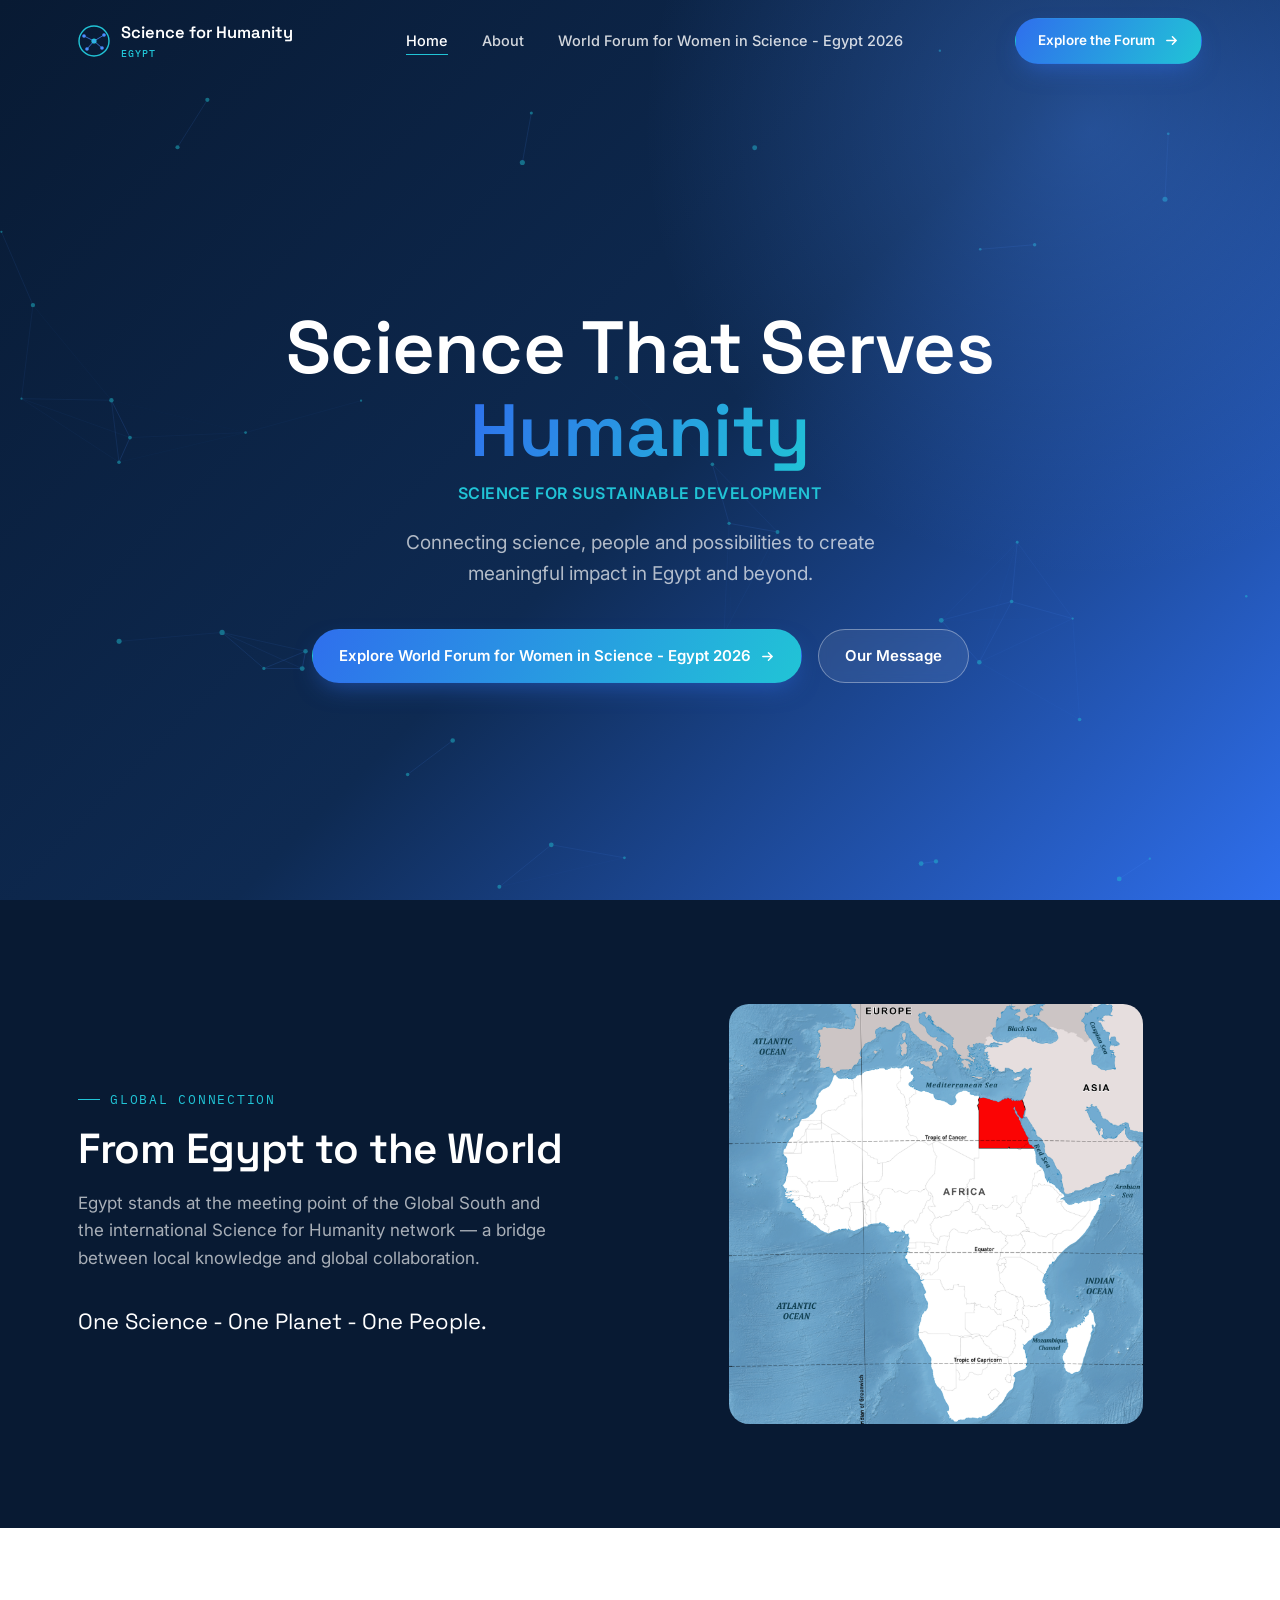
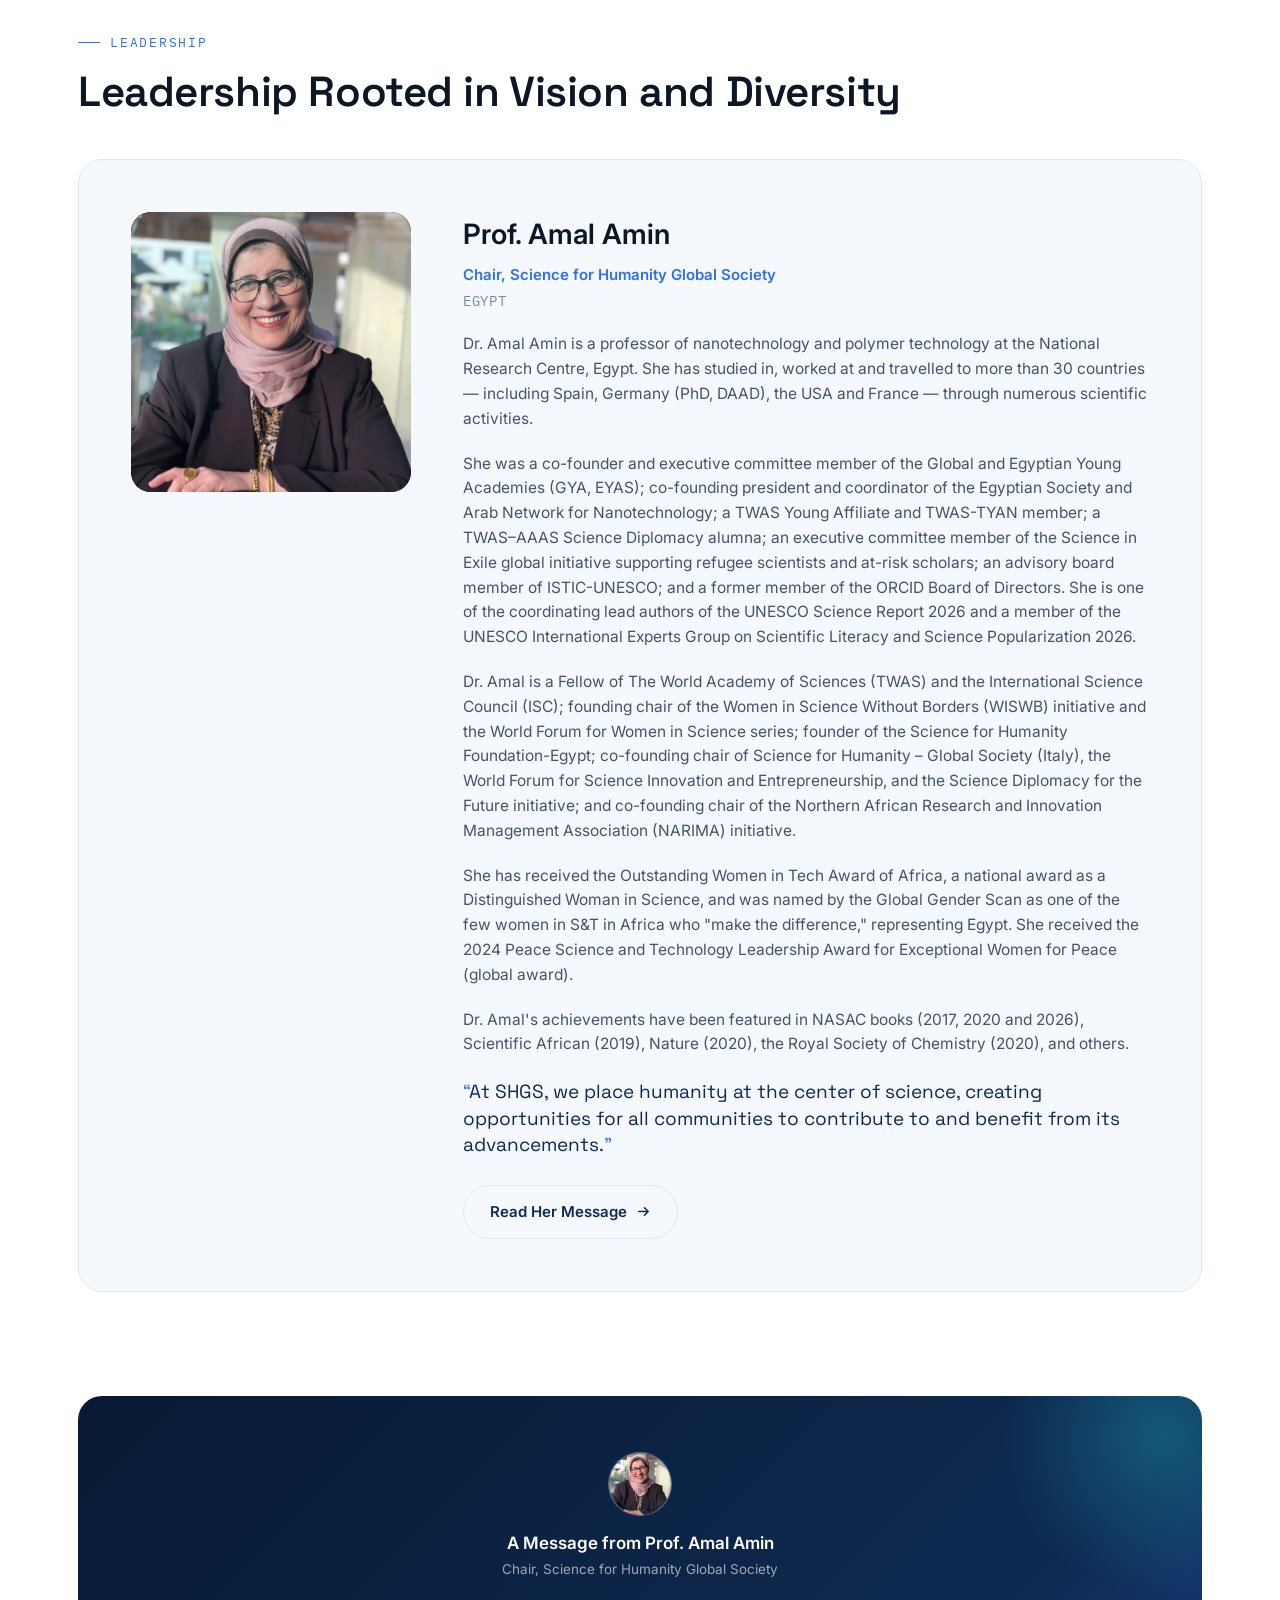
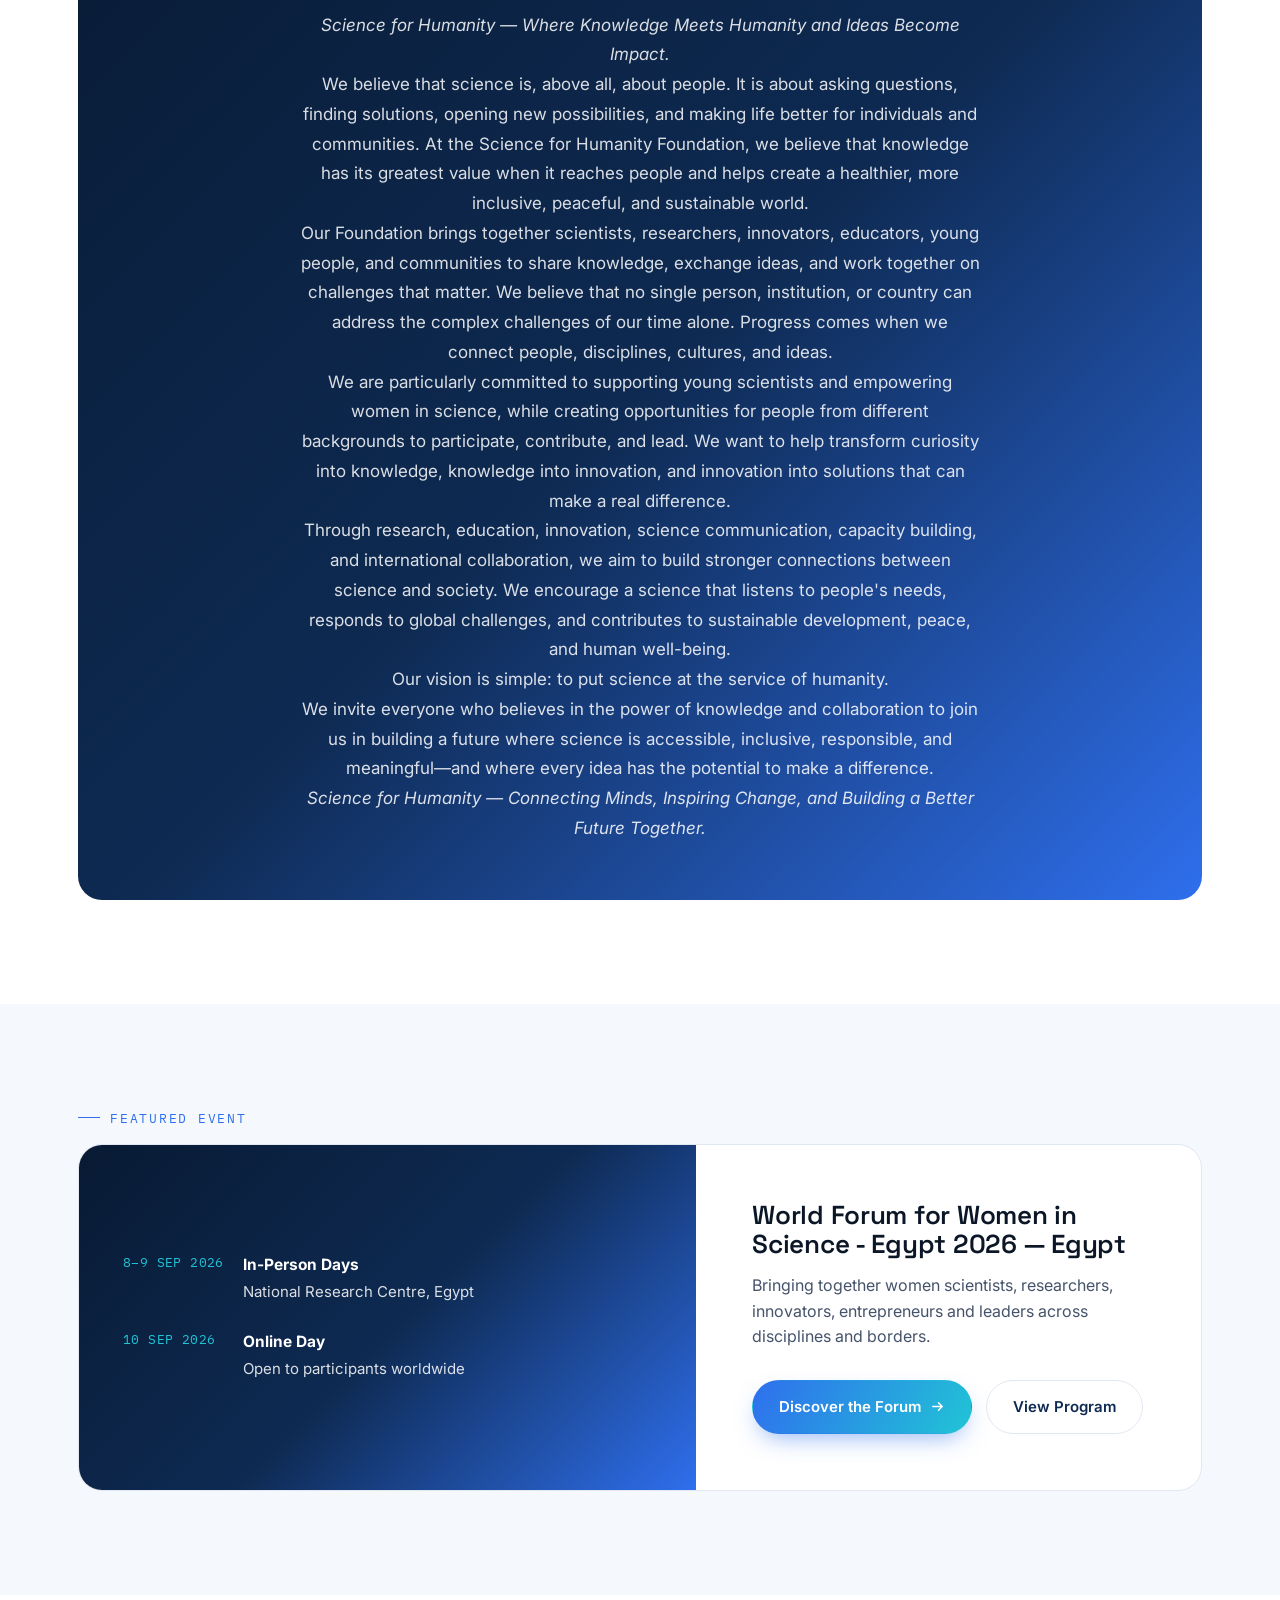
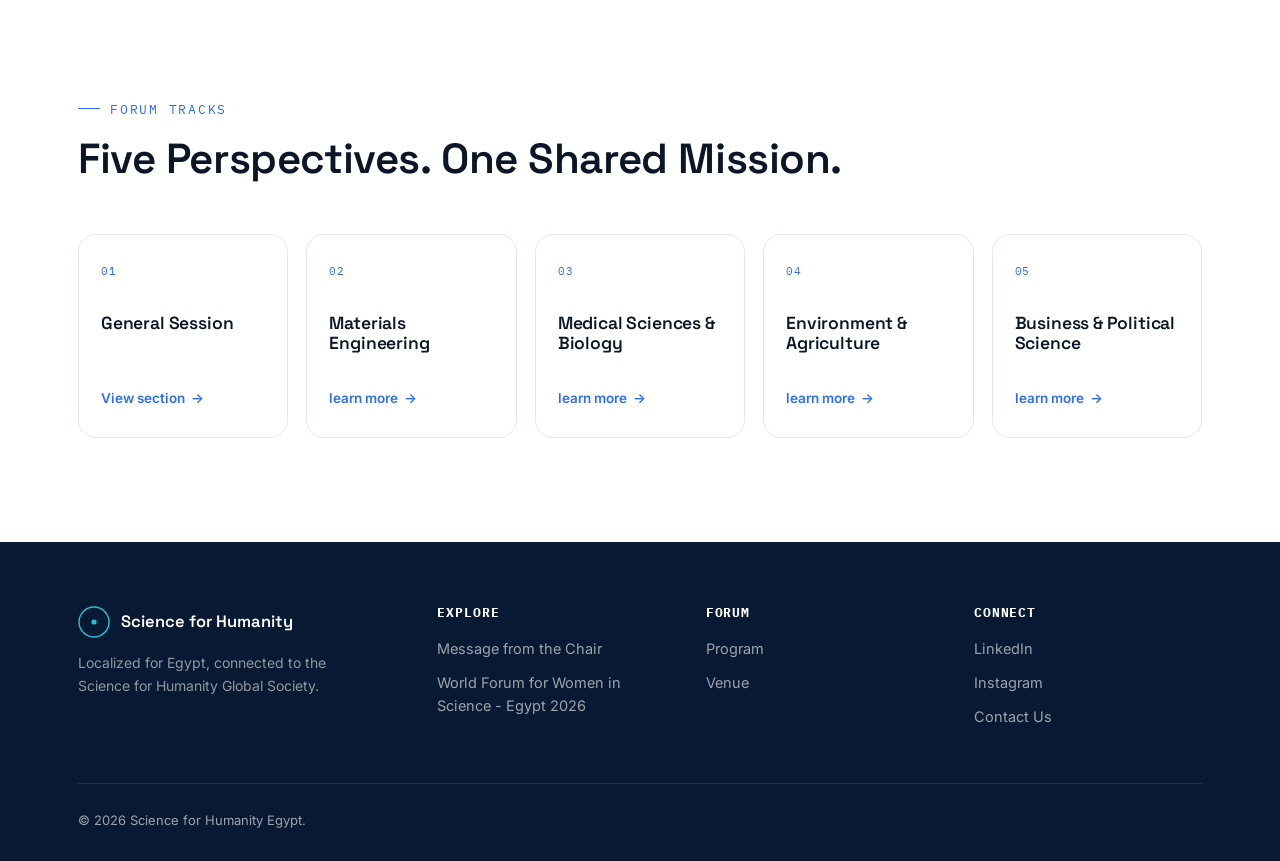
<file: index.html>
<!DOCTYPE html>
<html lang="en">
<head>
<meta charset="UTF-8">
<meta name="viewport" content="width=device-width, initial-scale=1.0">
<title>Science for Humanity — Egypt</title>
<meta name="description" content="Science for Humanity Egypt connects science, people and possibilities to create meaningful impact in Egypt and beyond.">
<link rel="preconnect" href="https://fonts.googleapis.com">
<link rel="preconnect" href="https://fonts.gstatic.com" crossorigin>
<link href="https://fonts.googleapis.com/css2?family=Space+Grotesk:wght@500;600;700&family=Inter:wght@400;500;600;700&family=IBM+Plex+Mono:wght@400;500&display=swap" rel="stylesheet">
<link rel="stylesheet" href="styles.css">
</head>
<body>

<!-- ============ NAV ============ -->
<nav class="site-nav">
  <div class="wrap">
    <a href="index.html" class="brand">
      <svg class="mark" viewBox="0 0 32 32" fill="none" xmlns="http://www.w3.org/2000/svg">
        <circle cx="16" cy="16" r="15" stroke="#21C4D6" stroke-width="1.4"/>
        <circle cx="16" cy="16" r="2.6" fill="#21C4D6"/>
        <circle cx="6" cy="11" r="1.8" fill="#4C8DFF"/>
        <circle cx="26" cy="10" r="1.8" fill="#4C8DFF"/>
        <circle cx="9" cy="24" r="1.8" fill="#4C8DFF"/>
        <circle cx="24" cy="23" r="1.8" fill="#4C8DFF"/>
        <path d="M16 16L6 11M16 16L26 10M16 16L9 24M16 16L24 23" stroke="#4C8DFF" stroke-width="1" opacity="0.7"/>
      </svg>
      <span>Science for Humanity<span class="sub">Egypt</span></span>
    </a>
    <ul class="nav-links">
      <li><a href="index.html" class="current">Home</a></li>
      <li><a href="index.html#message">About</a></li>
      <li><a href="forum.html">World Forum for Women in Science - Egypt 2026</a></li>
    </ul>
    <div class="nav-cta">
      <a href="forum.html" class="btn btn-primary">Explore the Forum
        <svg viewBox="0 0 16 16" fill="none"><path d="M3 8h10M9 4l4 4-4 4" stroke="currentColor" stroke-width="1.6" stroke-linecap="round" stroke-linejoin="round"/></svg>
      </a>
    </div>
    <button class="nav-toggle" aria-label="Toggle menu"><span></span><span></span><span></span></button>
  </div>
</nav>

<!-- ============ HERO ============ -->
<header class="hero">
  <canvas id="network-canvas"></canvas>
  <div class="glow"></div>
  <div class="wrap hero-inner">
    <h1>Science That Serves <span class="accent">Humanity</span></h1>
    <div class="slogan">Science for Sustainable Development</div>
    <p class="tagline">Connecting science, people and possibilities to create meaningful impact in Egypt and beyond.</p>
    <div class="hero-actions">
      <a href="forum.html" class="btn btn-primary">Explore World Forum for Women in Science - Egypt 2026
        <svg viewBox="0 0 16 16" fill="none"><path d="M3 8h10M9 4l4 4-4 4" stroke="currentColor" stroke-width="1.6" stroke-linecap="round" stroke-linejoin="round"/></svg>
      </a>
      <a href="#message" class="btn btn-ghost-dark">Our Message</a>
    </div>
  </div>
</header>

<!-- ============ GLOBAL CONNECTION ============ -->
<section class="connection section-pad">
  <div class="wrap connection-grid">
    <div class="reveal">
      <div class="eyebrow on-dark">Global Connection</div>
      <h2 class="h2">From Egypt to the World</h2>
      <p class="lede-dark">Egypt stands at the meeting point of the Global South and the international Science for Humanity network — a bridge between local knowledge and global collaboration.</p>
      <div class="slogan-line">
        <span>One Science - One Planet - One People.</span>
      </div>
    </div>
    <div class="globe-wrap reveal">
      <img src="assets/misc/egypt-africa-map.png" alt="Map of Africa with Egypt highlighted in red" style="width:100%; height:auto; border-radius:20px; display:block;">
    </div>
  </div>
</section>

<!-- ============ LEADERSHIP ============ -->
<section class="section-pad">
  <div class="wrap">
    <div class="eyebrow reveal">Leadership</div>
    <h2 class="h2 reveal glance-heading" style="margin-bottom:44px;">Leadership Rooted in Vision and Diversity</h2>
    <div class="leader-card reveal">
      <div class="portrait"><img src="assets/leadership/amal-amin.jpg" alt="Prof. Amal Amin"></div>
      <div>
        <div class="leader-name">Prof. Amal Amin</div>
        <div class="leader-title">Chair, Science for Humanity Global Society</div>
        <div class="leader-loc">Egypt</div>
        <p class="leader-bio">
          Dr. Amal Amin is a professor of nanotechnology and polymer technology at the National Research Centre, Egypt. She has studied in, worked at and travelled to more than 30 countries — including Spain, Germany (PhD, DAAD), the USA and France — through numerous scientific activities.
        </p>
        <p class="leader-bio">
          She was a co-founder and executive committee member of the Global and Egyptian Young Academies (GYA, EYAS); co-founding president and coordinator of the Egyptian Society and Arab Network for Nanotechnology; a TWAS Young Affiliate and TWAS-TYAN member; a TWAS–AAAS Science Diplomacy alumna; an executive committee member of the Science in Exile global initiative supporting refugee scientists and at-risk scholars; an advisory board member of ISTIC-UNESCO; and a former member of the ORCID Board of Directors. She is one of the coordinating lead authors of the UNESCO Science Report 2026 and a member of the UNESCO International Experts Group on Scientific Literacy and Science Popularization 2026.
        </p>
        <p class="leader-bio">
          Dr. Amal is a Fellow of The World Academy of Sciences (TWAS) and the International Science Council (ISC); founding chair of the Women in Science Without Borders (WISWB) initiative and the World Forum for Women in Science series; founder of the Science for Humanity Foundation-Egypt; co-founding chair of Science for Humanity – Global Society (Italy), the World Forum for Science Innovation and Entrepreneurship, and the Science Diplomacy for the Future initiative; and co-founding chair of the Northern African Research and Innovation Management Association (NARIMA) initiative.
        </p>
        <p class="leader-bio">
          She has received the Outstanding Women in Tech Award of Africa, a national award as a Distinguished Woman in Science, and was named by the Global Gender Scan as one of the few women in S&amp;T in Africa who "make the difference," representing Egypt. She received the 2024 Peace Science and Technology Leadership Award for Exceptional Women for Peace (global award).
        </p>
        <p class="leader-bio">
          Dr. Amal's achievements have been featured in NASAC books (2017, 2020 and 2026), Scientific African (2019), Nature (2020), the Royal Society of Chemistry (2020), and others.
        </p>
        <p class="leader-quote">At SHGS, we place humanity at the center of science, creating opportunities for all communities to contribute to and benefit from its advancements.</p>
        <a href="#message" class="btn btn-outline" style="margin-top:26px;">Read Her Message
          <svg viewBox="0 0 16 16" fill="none"><path d="M3 8h10M9 4l4 4-4 4" stroke="currentColor" stroke-width="1.6" stroke-linecap="round" stroke-linejoin="round"/></svg>
        </a>
      </div>
    </div>
  </div>
</section>

<!-- ============ MESSAGE ============ -->
<section id="message" class="section-pad" style="padding-top:0;">
  <div class="wrap">
    <div class="message-panel reveal">
      <div class="message-head">
        <div class="portrait-sm"><img src="assets/leadership/amal-amin.jpg" alt="Prof. Amal Amin"></div>
        <div>
          <div class="name">A Message from Prof. Amal Amin</div>
          <div class="title">Chair, Science for Humanity Global Society</div>
        </div>
      </div>
      <div class="message-body">
        <p><em>Science for Humanity — Where Knowledge Meets Humanity and Ideas Become Impact.</em></p>
        <p>We believe that science is, above all, about people. It is about asking questions, finding solutions, opening new possibilities, and making life better for individuals and communities. At the Science for Humanity Foundation, we believe that knowledge has its greatest value when it reaches people and helps create a healthier, more inclusive, peaceful, and sustainable world.</p>
        <p>Our Foundation brings together scientists, researchers, innovators, educators, young people, and communities to share knowledge, exchange ideas, and work together on challenges that matter. We believe that no single person, institution, or country can address the complex challenges of our time alone. Progress comes when we connect people, disciplines, cultures, and ideas.</p>
        <p>We are particularly committed to supporting young scientists and empowering women in science, while creating opportunities for people from different backgrounds to participate, contribute, and lead. We want to help transform curiosity into knowledge, knowledge into innovation, and innovation into solutions that can make a real difference.</p>
        <p>Through research, education, innovation, science communication, capacity building, and international collaboration, we aim to build stronger connections between science and society. We encourage a science that listens to people's needs, responds to global challenges, and contributes to sustainable development, peace, and human well-being.</p>
        <p>Our vision is simple: to put science at the service of humanity.</p>
        <p>We invite everyone who believes in the power of knowledge and collaboration to join us in building a future where science is accessible, inclusive, responsible, and meaningful—and where every idea has the potential to make a difference.</p>
        <p><em>Science for Humanity — Connecting Minds, Inspiring Change, and Building a Better Future Together.</em></p>
      </div>
    </div>
  </div>
</section>

<!-- ============ FEATURED EVENT ============ -->
<section class="section-pad" style="background:var(--paper);">
  <div class="wrap">
    <div class="eyebrow reveal">Featured Event</div>
    <div class="event-band reveal">
      <div class="event-dates">
        <div class="date-row">
          <div class="d">8–9 SEP 2026</div>
          <div class="t"><b>In-Person Days</b>National Research Centre, Egypt</div>
        </div>
        <div class="date-row">
          <div class="d">10 SEP 2026</div>
          <div class="t"><b>Online Day</b>Open to participants worldwide</div>
        </div>
      </div>
      <div class="info">
        <h3 style="font-size:26px; font-weight:600; margin-bottom:14px;">World Forum for Women in Science - Egypt 2026 — Egypt</h3>
        <p style="color:var(--slate); font-size:16px;">Bringing together women scientists, researchers, innovators, entrepreneurs and leaders across disciplines and borders.</p>
        <div class="event-actions">
          <a href="forum.html" class="btn btn-primary">Discover the Forum
            <svg viewBox="0 0 16 16" fill="none"><path d="M3 8h10M9 4l4 4-4 4" stroke="currentColor" stroke-width="1.6" stroke-linecap="round" stroke-linejoin="round"/></svg>
          </a>
          <a href="forum.html#program" class="btn btn-outline">View Program</a>
        </div>
      </div>
    </div>
  </div>
</section>

<!-- ============ FORUM TRACKS ============ -->
<section class="section-pad">
  <div class="wrap">
    <div class="eyebrow reveal">Forum Tracks</div>
    <h2 class="h2 reveal glance-heading">Five Perspectives. One Shared Mission.</h2>
    <div class="tracks-grid">
      <a href="forum.html#program" class="track-card reveal"><span class="tag">01</span><h3>General Session</h3><span class="go">View section</span></a>
      <a href="forum.html#program" class="track-card reveal"><span class="tag">02 </span><h3>Materials Engineering</h3><span class="go">learn more</span></a>
      <a href="forum.html#program" class="track-card reveal"><span class="tag">03 </span><h3>Medical Sciences &amp; Biology</h3><span class="go">learn more</span></a>
      <a href="forum.html#program" class="track-card reveal"><span class="tag">04 </span><h3>Environment &amp; Agriculture</h3><span class="go">learn more</span></a>
      <a href="forum.html#program" class="track-card reveal"><span class="tag">05 </span><h3>Business &amp; Political Science</h3><span class="go">learn more</span></a>
    </div>
  </div>
</section>

<!-- ============ FOOTER ============ -->
<footer>
  <div class="wrap">
    <div class="footer-grid">
      <div class="footer-brand">
        <div class="brand"><svg class="mark" viewBox="0 0 32 32" fill="none"><circle cx="16" cy="16" r="15" stroke="#21C4D6" stroke-width="1.4"/><circle cx="16" cy="16" r="2.6" fill="#21C4D6"/></svg>Science for Humanity</div>
        <p>Localized for Egypt, connected to the Science for Humanity Global Society.</p>
      </div>
      <div>
        <h4>Explore</h4>
        <a href="index.html#message">Message from the Chair</a>
        <a href="forum.html">World Forum for Women in Science - Egypt 2026</a>
      </div>
      <div>
        <h4>Forum</h4>
        <a href="forum.html#program">Program</a>
        <a href="forum.html#venue">Venue</a>
      </div>
      <div>
        <h4>Connect</h4>
        <a href="#">LinkedIn</a>
        <a href="#">Instagram</a>
        <a href="#">Contact Us</a>
      </div>
    </div>
    <div class="footer-bottom">
      <span>© 2026 Science for Humanity Egypt.</span>
      <span> </span>
    </div>
  </div>
</footer>

<script src="program-data.js"></script>
<script src="script.js"></script>
</body>
</html>
</file>
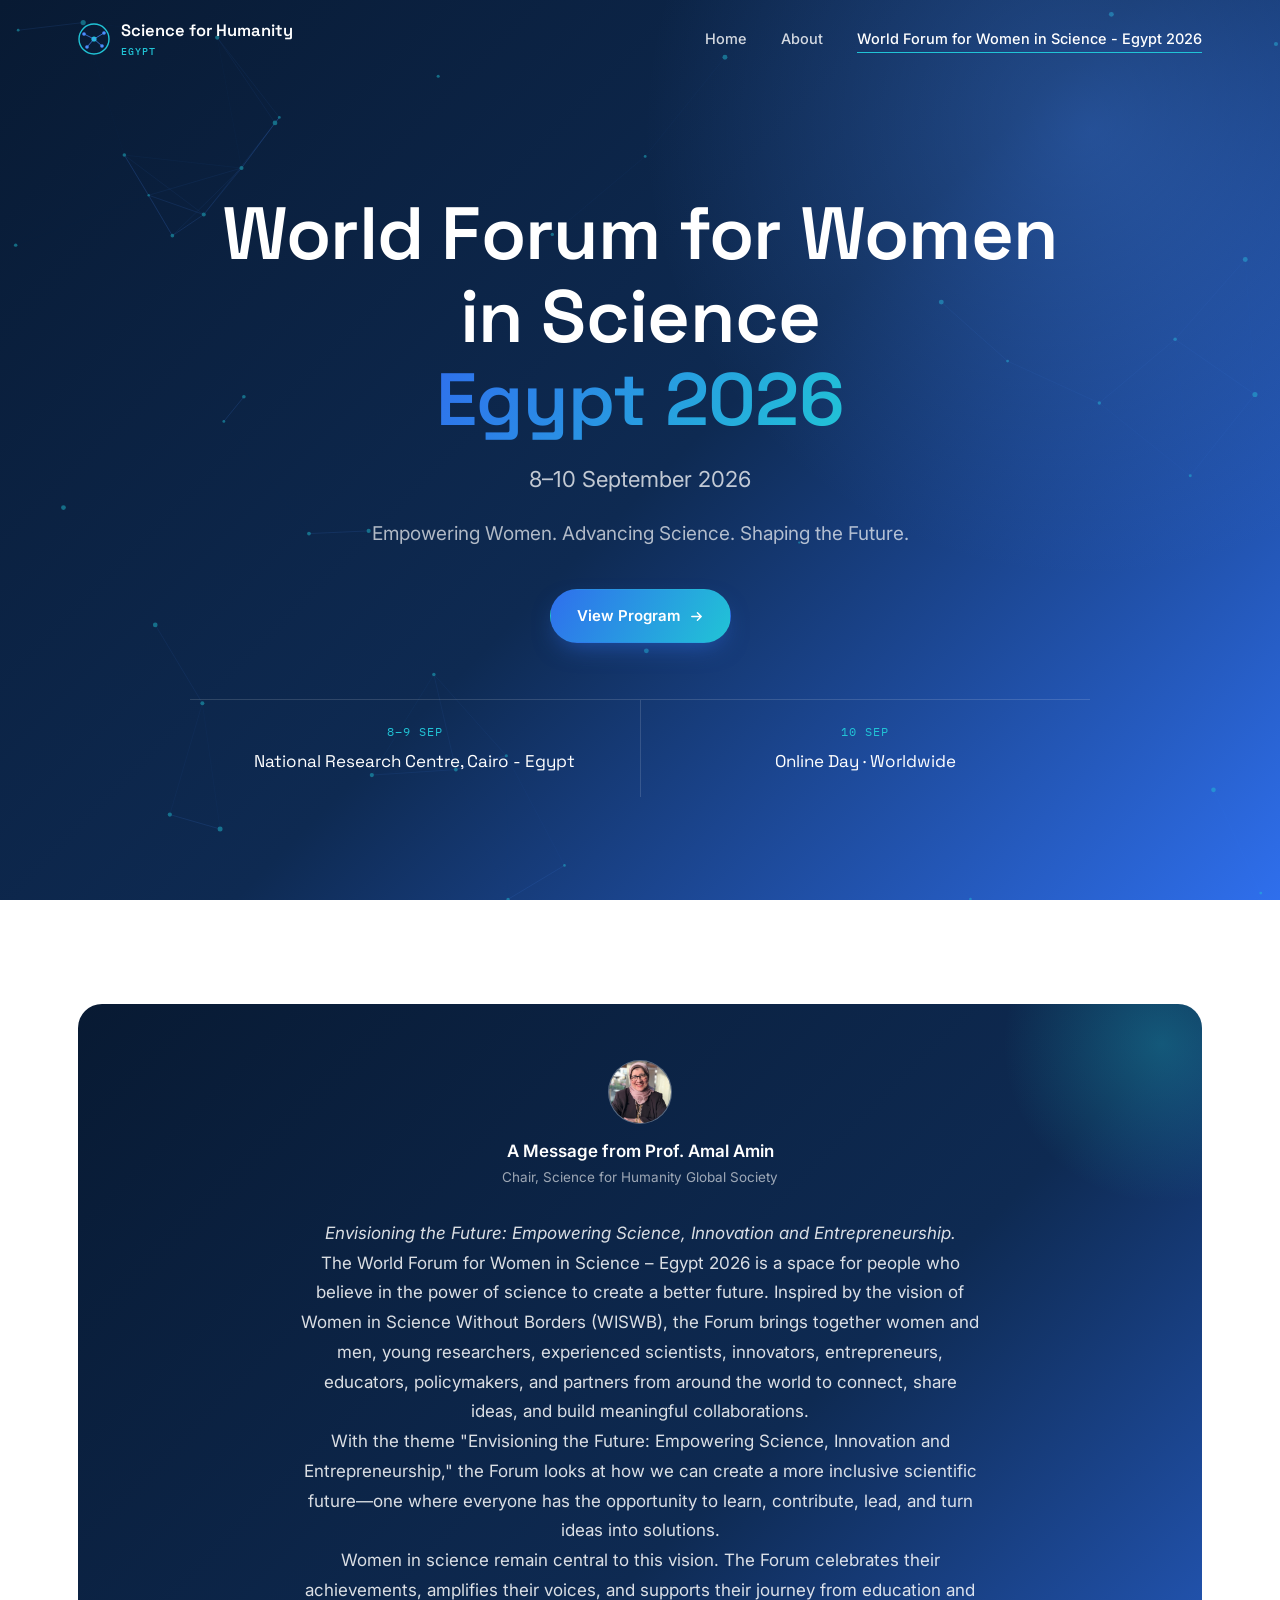
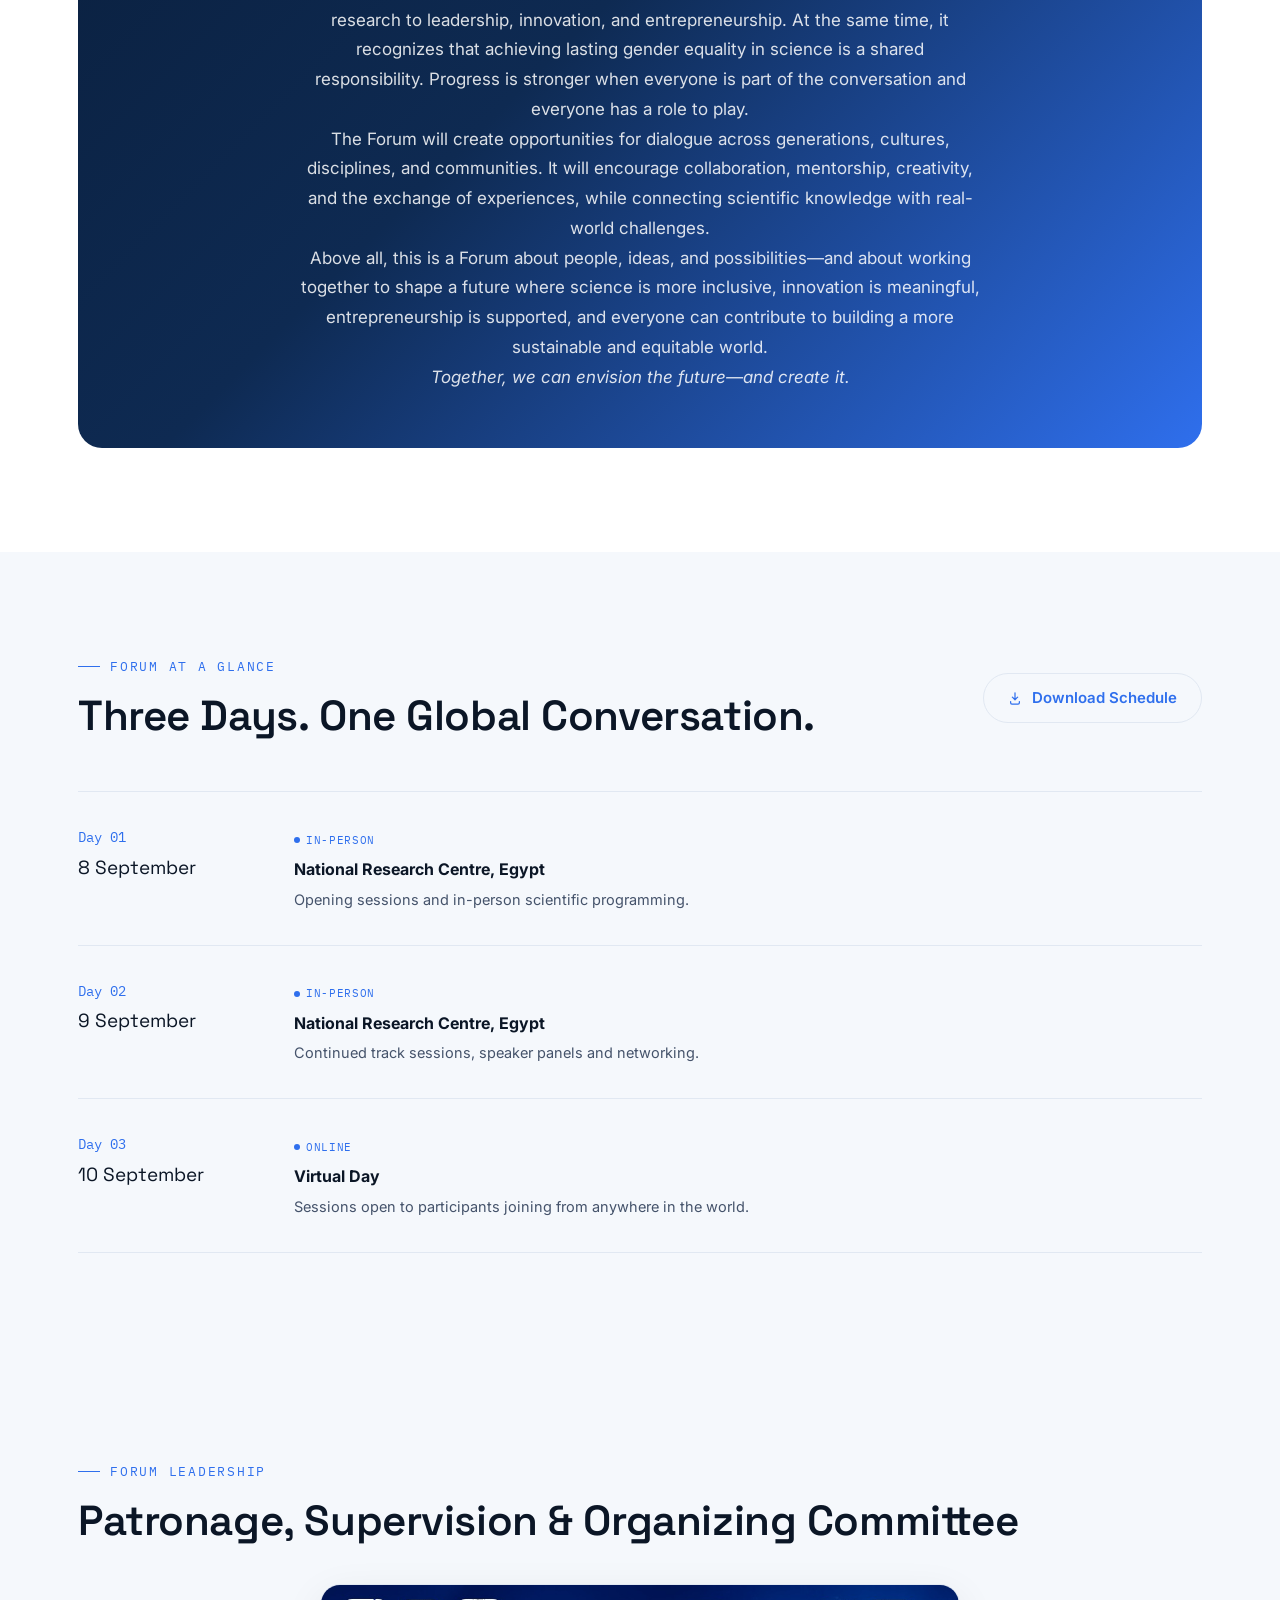
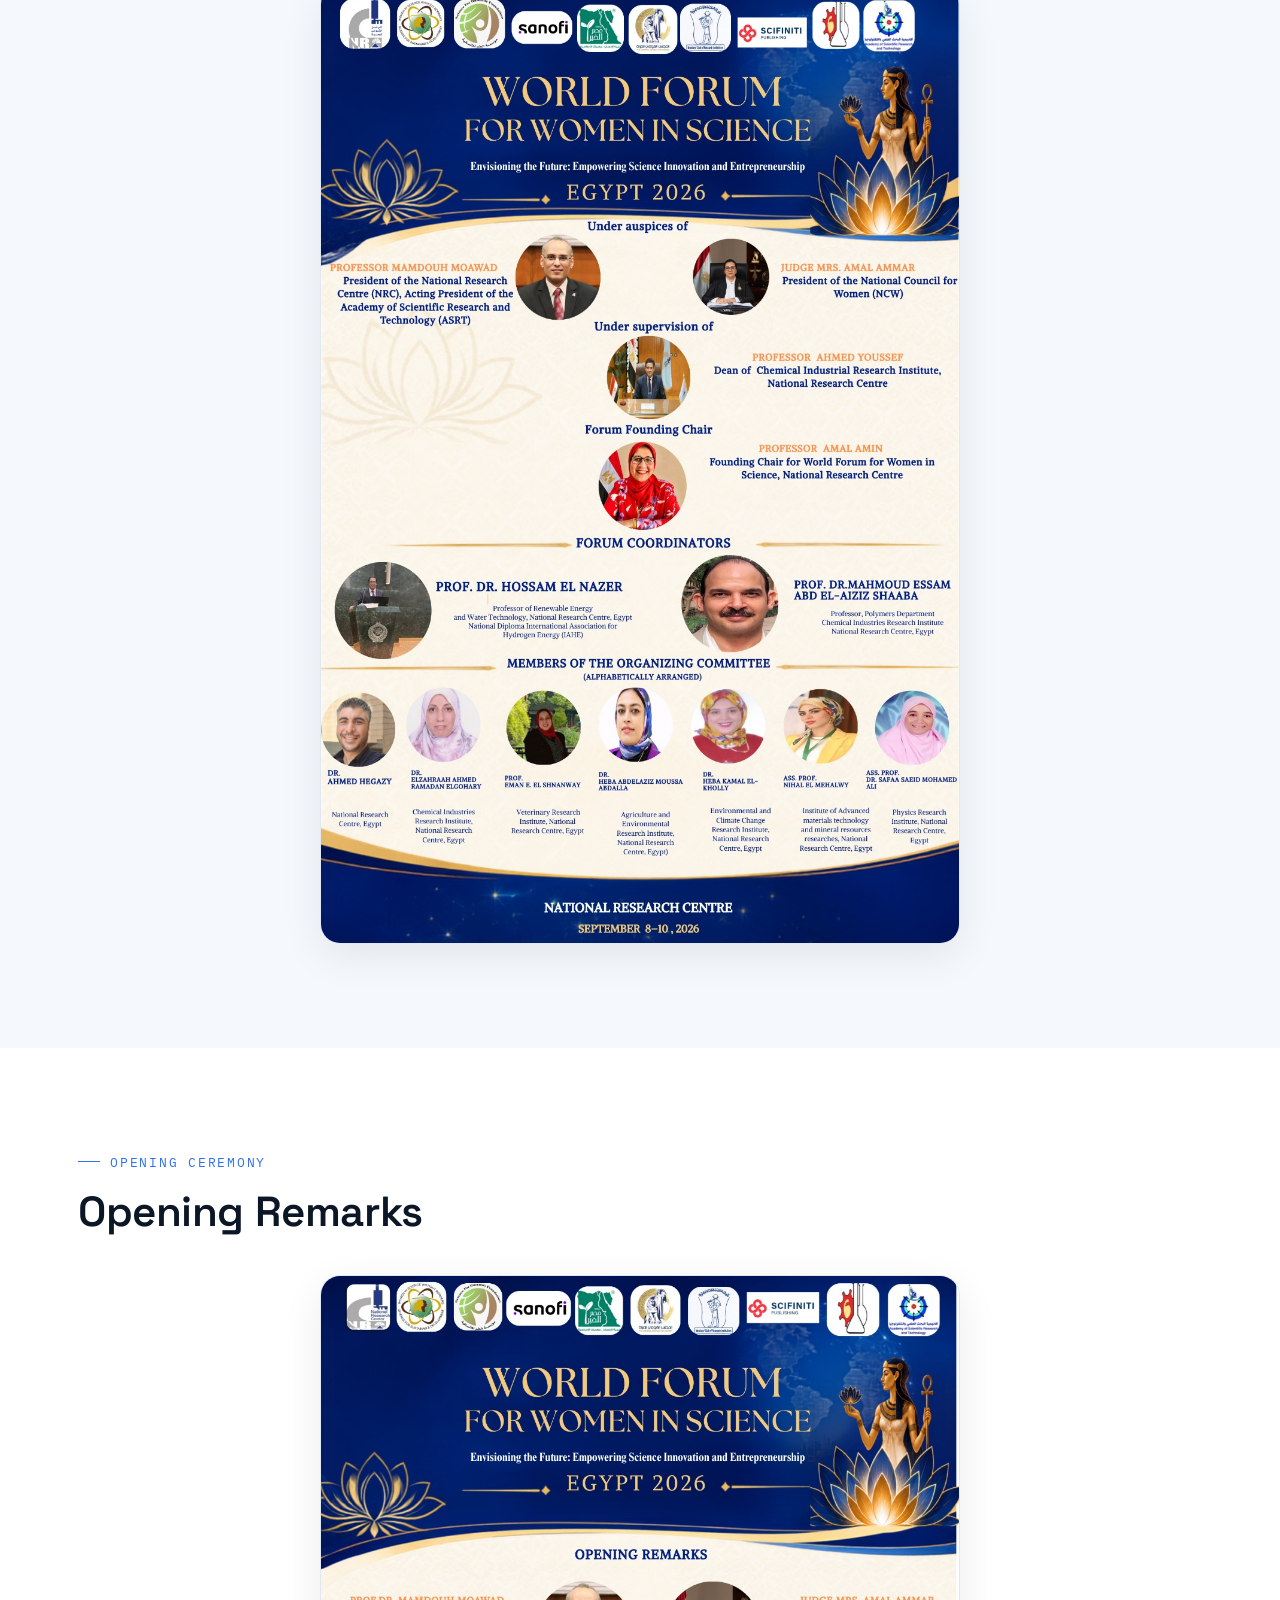
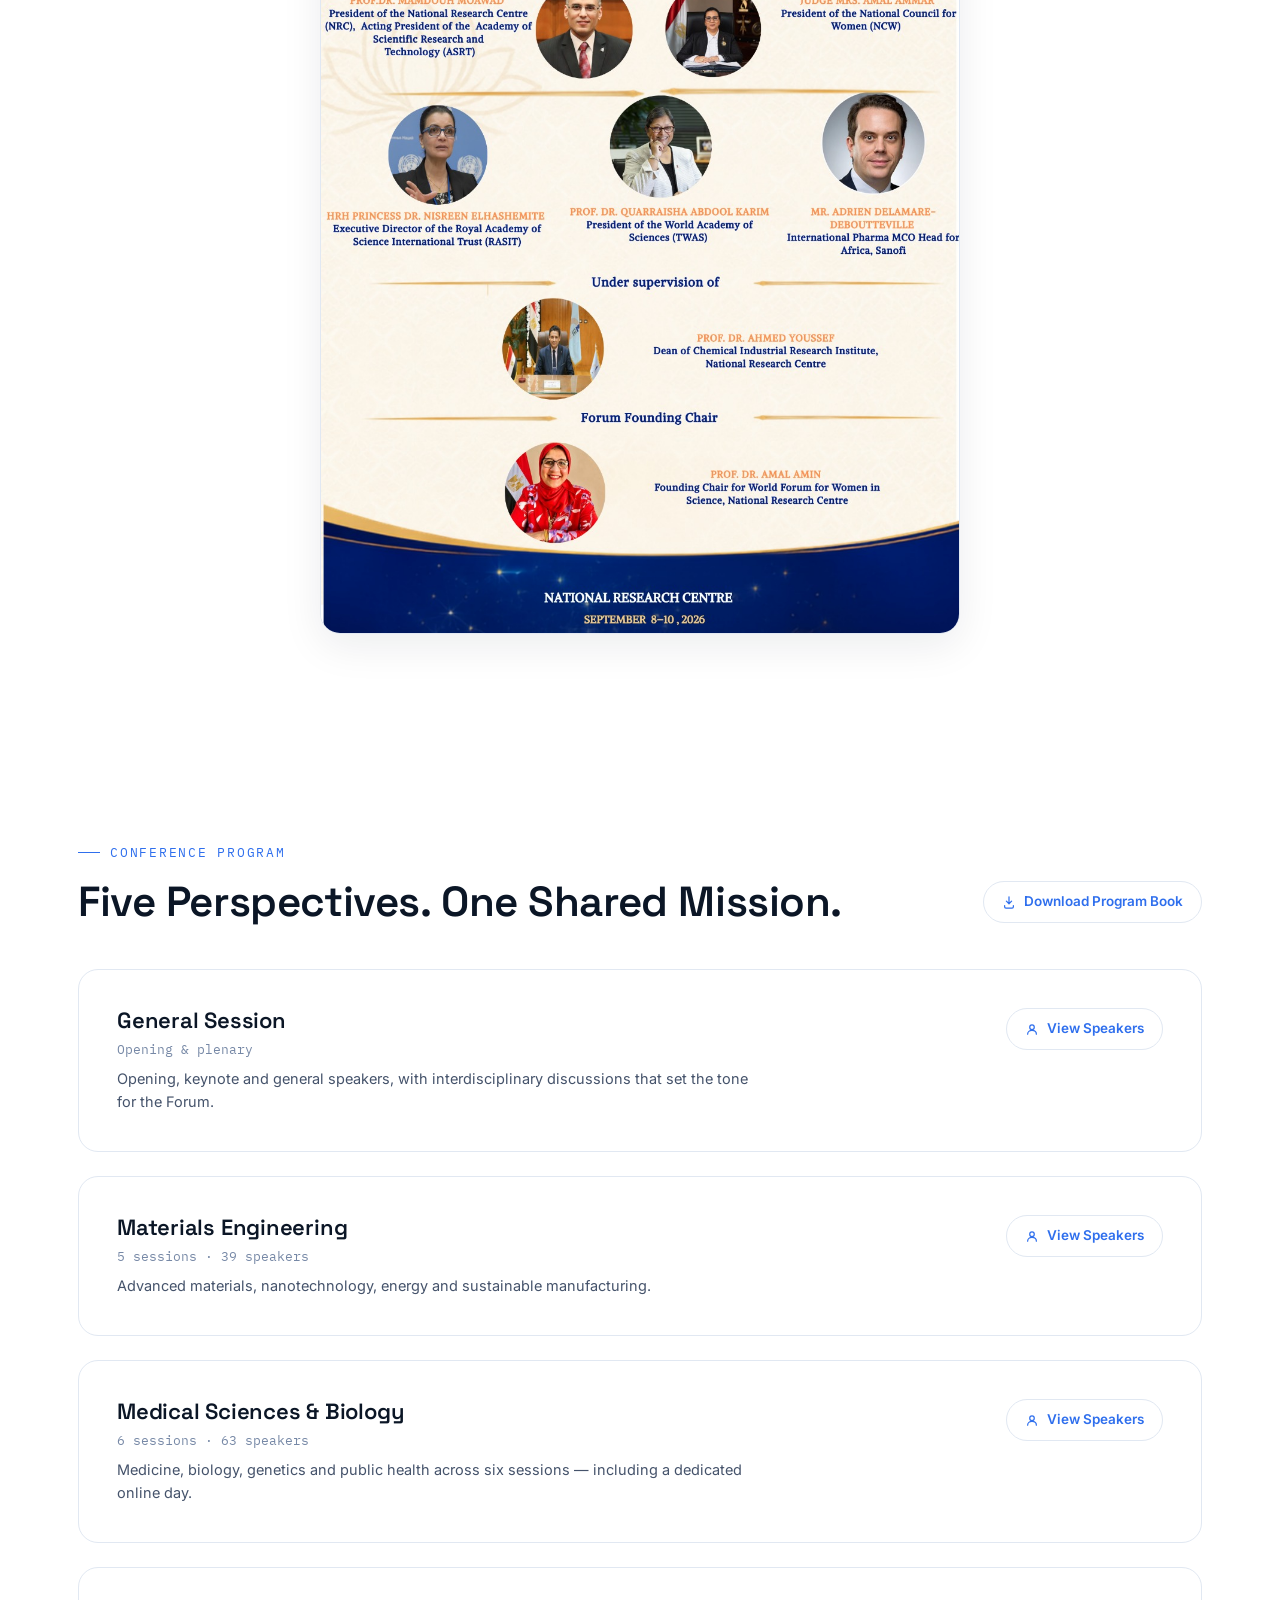
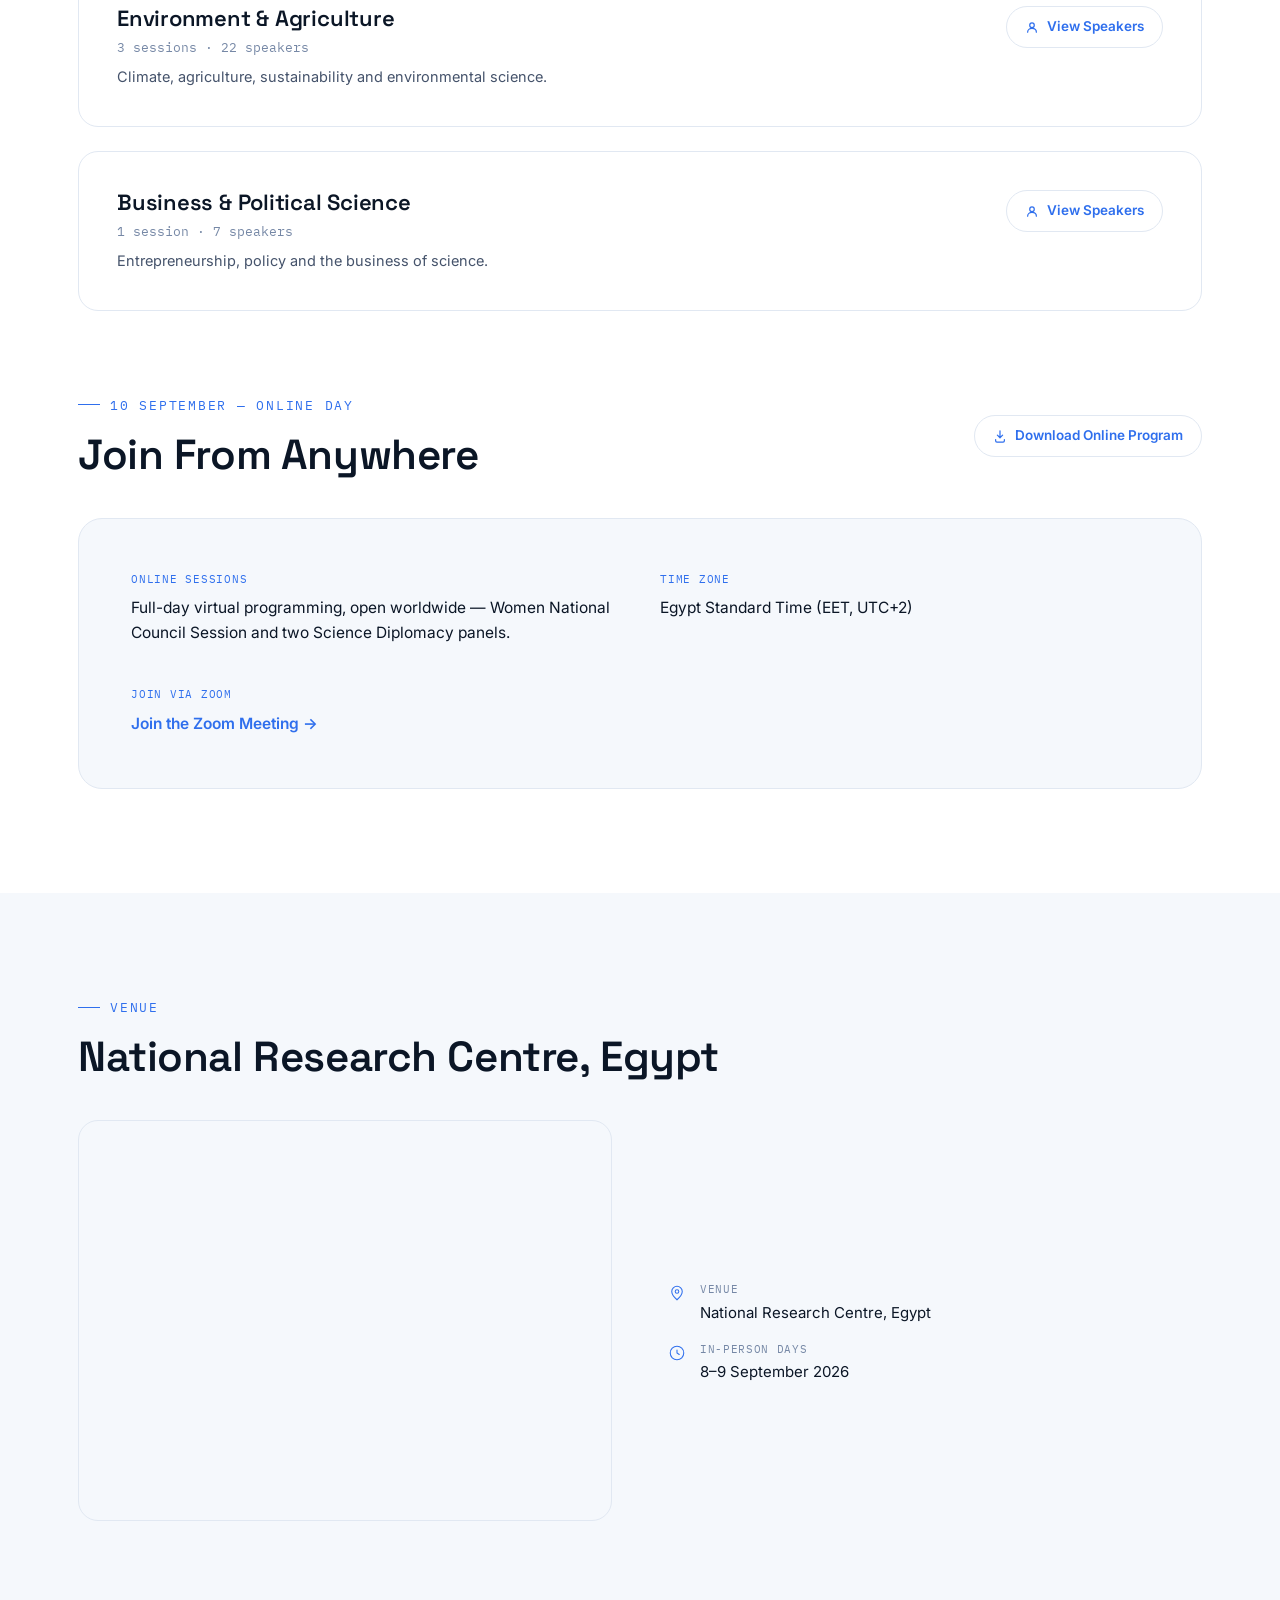
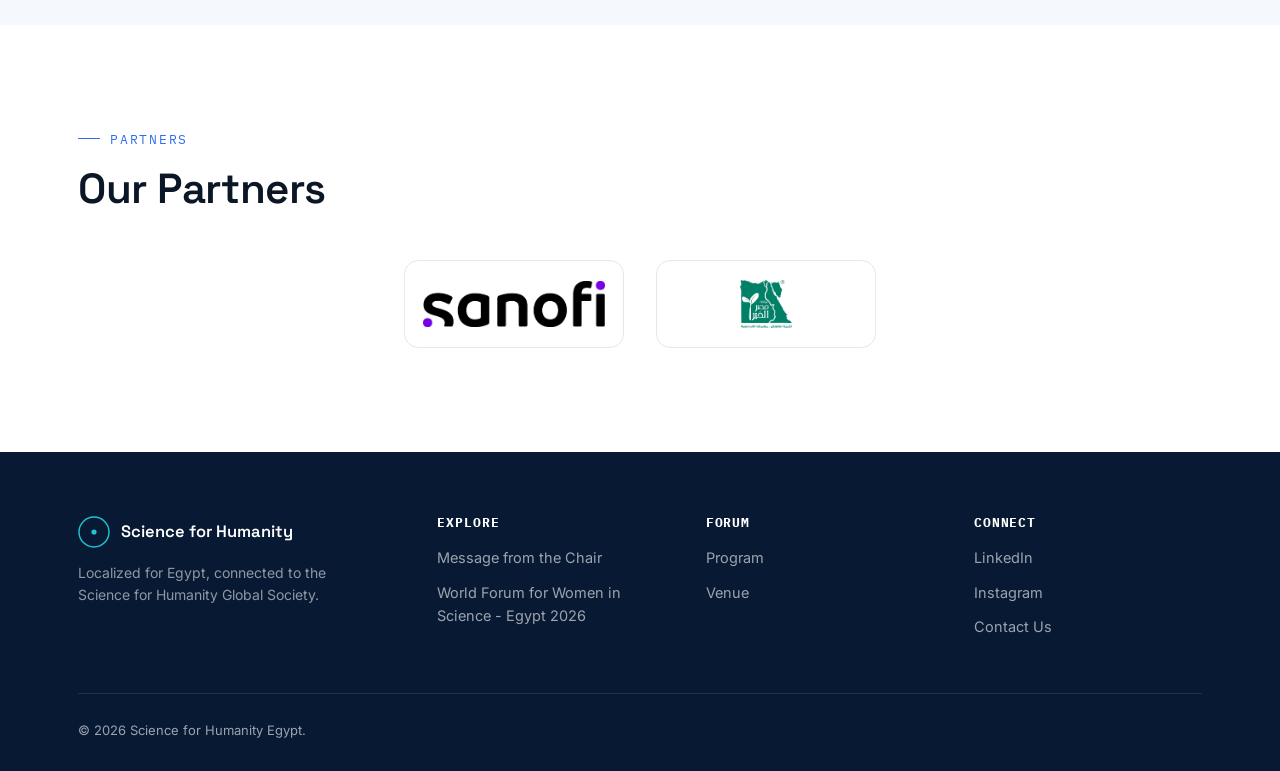
<file: forum.html>
<!DOCTYPE html>
<html lang="en">
<head>
<meta charset="UTF-8">
<meta name="viewport" content="width=device-width, initial-scale=1.0">
<title>World Forum for Women in Science  — Egypt 2026 | Science for Humanity</title>
<meta name="description" content="World Forum for Women in Science  — Egypt. Envisioning the Future: Empowering Science, Innovation and Entrepreneurship. 8–10 September 2026, National Research Centre, Egypt.">
<link rel="preconnect" href="https://fonts.googleapis.com">
<link rel="preconnect" href="https://fonts.gstatic.com" crossorigin>
<link href="https://fonts.googleapis.com/css2?family=Space+Grotesk:wght@500;600;700&family=Inter:wght@400;500;600;700&family=IBM+Plex+Mono:wght@400;500&display=swap" rel="stylesheet">
<link rel="stylesheet" href="styles.css">
</head>
<body>

<!-- ============ NAV ============ -->
<nav class="site-nav">
  <div class="wrap">
    <a href="index.html" class="brand">
      <svg class="mark" viewBox="0 0 32 32" fill="none" xmlns="http://www.w3.org/2000/svg">
        <circle cx="16" cy="16" r="15" stroke="#21C4D6" stroke-width="1.4"/>
        <circle cx="16" cy="16" r="2.6" fill="#21C4D6"/>
        <circle cx="6" cy="11" r="1.8" fill="#4C8DFF"/>
        <circle cx="26" cy="10" r="1.8" fill="#4C8DFF"/>
        <circle cx="9" cy="24" r="1.8" fill="#4C8DFF"/>
        <circle cx="24" cy="23" r="1.8" fill="#4C8DFF"/>
        <path d="M16 16L6 11M16 16L26 10M16 16L9 24M16 16L24 23" stroke="#4C8DFF" stroke-width="1" opacity="0.7"/>
      </svg>
      <span>Science for Humanity<span class="sub">Egypt</span></span>
    </a>
    <ul class="nav-links">
      <li><a href="index.html">Home</a></li>
      <li><a href="index.html#message">About</a></li>
      <li><a href="forum.html" class="current">World Forum for Women in Science
        - Egypt 2026</a></li>
    </ul>
    <button class="nav-toggle" aria-label="Toggle menu"><span></span><span></span><span></span></button>
  </div>
</nav>

<!-- ============ FORUM HERO ============ -->
<header class="hero">
  <canvas id="network-canvas"></canvas>
  <div class="glow"></div>
  <div class="wrap hero-inner">
    <h1>World Forum for Women in Science</h1>
    <h1> <span class="accent"> Egypt 2026</span></h1>
    <div class="org"> 8–10 September 2026</div>
    <p class="tagline">Empowering Women. Advancing Science. Shaping the Future.</p>
    <div class="hero-actions">
      <a href="#program" class="btn btn-primary">View Program
        <svg viewBox="0 0 16 16" fill="none"><path d="M3 8h10M9 4l4 4-4 4" stroke="currentColor" stroke-width="1.6" stroke-linecap="round" stroke-linejoin="round"/></svg>
      </a>
    </div>
    <div class="hero-meta">
      <div class="cell"><div class="num">8–9 Sep</div><div class="val">National Research Centre, Cairo - Egypt</div></div>
      <div class="cell"><div class="num">10 Sep</div><div class="val">Online Day · Worldwide</div></div>
    </div>
  </div>
</header>

<!-- ============ MESSAGE FROM PROF. AMAL AMIN ============ -->
<section class="section-pad">
  <div class="wrap">
    <div class="message-panel reveal">
      <div class="message-head">
        <div class="portrait-sm"><img src="assets/leadership/amal-amin.jpg" alt="Prof. Amal Amin"></div>
        <div>
          <div class="name">A Message from Prof. Amal Amin</div>
          <div class="title">Chair, Science for Humanity Global Society</div>
        </div>
      </div>
      <div class="message-body">
        <p><em>Envisioning the Future: Empowering Science, Innovation and Entrepreneurship.</em></p>
        <p>The World Forum for Women in Science – Egypt 2026 is a space for people who believe in the power of science to create a better future. Inspired by the vision of Women in Science Without Borders (WISWB), the Forum brings together women and men, young researchers, experienced scientists, innovators, entrepreneurs, educators, policymakers, and partners from around the world to connect, share ideas, and build meaningful collaborations.</p>
        <p>With the theme "Envisioning the Future: Empowering Science, Innovation and Entrepreneurship," the Forum looks at how we can create a more inclusive scientific future—one where everyone has the opportunity to learn, contribute, lead, and turn ideas into solutions.</p>
        <p>Women in science remain central to this vision. The Forum celebrates their achievements, amplifies their voices, and supports their journey from education and research to leadership, innovation, and entrepreneurship. At the same time, it recognizes that achieving lasting gender equality in science is a shared responsibility. Progress is stronger when everyone is part of the conversation and everyone has a role to play.</p>
        <p>The Forum will create opportunities for dialogue across generations, cultures, disciplines, and communities. It will encourage collaboration, mentorship, creativity, and the exchange of experiences, while connecting scientific knowledge with real-world challenges.</p>
        <p>Above all, this is a Forum about people, ideas, and possibilities—and about working together to shape a future where science is more inclusive, innovation is meaningful, entrepreneurship is supported, and everyone can contribute to building a more sustainable and equitable world.</p>
        <p><em>Together, we can envision the future—and create it.</em></p>
      </div>
    </div>
  </div>
</section>

<!-- ============ FORUM AT A GLANCE ============ -->
<section class="section-pad" style="background:var(--paper);">
  <div class="wrap">
    <div style="display:flex; justify-content:space-between; align-items:center; gap:20px; flex-wrap:wrap;">
      <div>
        <div class="eyebrow reveal">Forum at a Glance</div>
        <h2 class="h2 reveal glance-heading">Three Days. One Global Conversation.</h2>
      </div>
      <a class="pdf-btn reveal" href="assets/programs/world-forum-schedule.pdf" target="_blank" rel="noopener" style="font-size:15px; padding:12px 24px; gap:10px;">
        <svg viewBox="0 0 16 16" fill="none" width="18" height="18"><path d="M8 2v8m0 0L5 7m3 3l3-3M3 12v1.5A1.5 1.5 0 0 0 4.5 15h7a1.5 1.5 0 0 0 1.5-1.5V12" stroke="currentColor" stroke-width="1.4" stroke-linecap="round" stroke-linejoin="round"/></svg>
        Download Schedule
      </a>
    </div>
    <div class="timeline">
      <div class="tl-row reveal">
        <div class="tl-date">Day 01<span>8 September</span></div>
        <div class="tl-body"><div class="tl-mode">In-Person</div><b>National Research Centre, Egypt</b>Opening sessions and in-person scientific programming.</div>
      </div>
      <div class="tl-row reveal">
        <div class="tl-date">Day 02<span>9 September</span></div>
        <div class="tl-body"><div class="tl-mode">In-Person</div><b>National Research Centre, Egypt</b>Continued track sessions, speaker panels and networking.</div>
      </div>
      <div class="tl-row reveal">
        <div class="tl-date">Day 03<span>10 September</span></div>
        <div class="tl-body"><div class="tl-mode">Online</div><b>Virtual Day</b>Sessions open to participants joining from anywhere in the world.</div>
      </div>
    </div>
  </div>
</section>

<!-- ============ FORUM CHART ============ -->
<section class="section-pad" style="background:var(--paper);">
  <div class="wrap">
    <div class="eyebrow reveal">Forum Leadership</div>
    <h2 class="h2 reveal glance-heading">Patronage, Supervision &amp; Organizing Committee</h2>
    <div class="poster-frame reveal">
      <img src="assets/forum/forum-chart.jpeg" alt="World Forum for Women in Science, Egypt 2026 — patronage, supervision, founding chair, coordinators and organizing committee">
    </div>
  </div>
</section>

<!-- ============ OPENING REMARKS ============ -->
<section class="section-pad">
  <div class="wrap">
    <div class="eyebrow reveal">Opening Ceremony</div>
    <h2 class="h2 reveal glance-heading">Opening Remarks</h2>
    <div class="poster-frame reveal">
      <img src="assets/forum/opening-remarks.jpeg" alt="World Forum for Women in Science, Egypt 2026 — Opening Remarks speakers">
    </div>
  </div>
</section>

<!-- ============ CONFERENCE PROGRAM ============ -->
<section id="program" class="section-pad" style="padding-bottom:20px;">
  <div class="wrap">
    <div class="eyebrow reveal">Conference Program</div>
    <div style="display:flex; justify-content:space-between; align-items:center; gap:20px; flex-wrap:wrap;">
      <h2 class="h2 reveal glance-heading" style="margin-bottom:0;">Five Perspectives. One Shared Mission.</h2>
      <a class="pdf-btn reveal" href="https://drive.google.com/file/d/1CdC2Lkm2wQaqUxL9n7lcbxHMtjKuEtZQ/view?usp=drive_link" target="_blank" rel="noopener">
        <svg viewBox="0 0 16 16" fill="none"><path d="M8 2v8m0 0L5 7m3 3l3-3M3 12v1.5A1.5 1.5 0 0 0 4.5 15h7a1.5 1.5 0 0 0 1.5-1.5V12" stroke="currentColor" stroke-width="1.4" stroke-linecap="round" stroke-linejoin="round"/></svg>
        Download Program Book
      </a>
    </div>
   
    <div class="track-count-line" style="margin-top:18px; font-family:var(--font-mono); font-size:13px; color:var(--slate-soft); letter-spacing:.05em; text-transform:uppercase;"></div>

    <div class="track-block reveal" id="general-session" style="margin-top:44px;">
      <div class="track-block-head">
        <div>
          <h3>General Session</h3>
          <div class="count">Opening &amp; plenary</div>
        </div>
        <div class="track-block-actions">
          <a class="pdf-btn" href="assets/programs/general-session-speakers.pdf" target="_blank" rel="noopener">
            <svg viewBox="0 0 16 16" fill="none"><circle cx="8" cy="6" r="2.6" stroke="currentColor" stroke-width="1.4"/><path d="M3 14c0-2.8 2.2-4.5 5-4.5s5 1.7 5 4.5" stroke="currentColor" stroke-width="1.4" stroke-linecap="round"/></svg>
            View Speakers
          </a>
        </div>
      </div>
      <p class="track-block-desc">Opening, keynote and general speakers, with interdisciplinary discussions that set the tone for the Forum.</p>
    </div>

    <div id="program-tracks" style="margin-top:24px;"></div>
  </div>
</section>

<!-- ============ ONLINE DAY ============ -->
<section class="section-pad" style="padding-top:40px;">
  <div class="wrap">
    <div style="display:flex; justify-content:space-between; align-items:center; gap:20px; flex-wrap:wrap;">
      <div>
        <div class="eyebrow reveal">10 September — Online Day</div>
        <h2 class="h2 reveal" style="margin-bottom:0;">Join From Anywhere</h2>
      </div>
      <a class="pdf-btn reveal" href="assets/programs/online-day-program.pdf" target="_blank" rel="noopener">
        <svg viewBox="0 0 16 16" fill="none"><path d="M8 2v8m0 0L5 7m3 3l3-3M3 12v1.5A1.5 1.5 0 0 0 4.5 15h7a1.5 1.5 0 0 0 1.5-1.5V12" stroke="currentColor" stroke-width="1.4" stroke-linecap="round" stroke-linejoin="round"/></svg>
        Download Online Program
      </a>
    </div>
    <div class="online-panel reveal" style="margin-top:40px;">
      <div class="online-item"><div class="l">Online Sessions</div><div class="v">Full-day virtual programming, open worldwide — Women National Council Session and two Science Diplomacy panels.</div></div>
      <div class="online-item"><div class="l">Time Zone</div><div class="v">Egypt Standard Time (EET, UTC+2)</div></div>
      <div class="online-item"><div class="l">Join via Zoom</div><div class="v"><a href="https://us06web.zoom.us/j/84069079624?pwd=igz2TzPwDFFNTNLDP0QD6FtzXMOzrV.1" target="_blank" rel="noopener" style="color:var(--blue); font-weight:600;">Join the Zoom Meeting →</a></div></div>
    </div>
  </div>
</section>

<!-- ============ VENUE ============ -->
<section id="venue" class="section-pad" style="background:var(--paper);">
  <div class="wrap">
    <div class="eyebrow reveal">Venue</div>
    <h2 class="h2 reveal" style="margin-bottom:40px;">National Research Centre, Egypt</h2>
    <div class="venue-grid">
      <div class="venue-map reveal">
        <iframe src="https://www.google.com/maps?q=National+Research+Centre+Egypt&output=embed" loading="lazy" allowfullscreen></iframe>
      </div>
      <div class="reveal">
        <div class="venue-list">
          <div class="item">
            <svg viewBox="0 0 24 24" fill="none"><path d="M12 21s-7-6.2-7-11a7 7 0 1 1 14 0c0 4.8-7 11-7 11Z" stroke="currentColor" stroke-width="1.4"/><circle cx="12" cy="10" r="2.4" stroke="currentColor" stroke-width="1.4"/></svg>
            <div><div class="l">Venue</div><div class="v">National Research Centre, Egypt</div></div>
          </div>
          
          <div class="item">
            <svg viewBox="0 0 24 24" fill="none"><path d="M12 8v4l3 2" stroke="currentColor" stroke-width="1.4" stroke-linecap="round"/><circle cx="12" cy="12" r="9" stroke="currentColor" stroke-width="1.4"/></svg>
            <div><div class="l">In-Person Days</div><div class="v">8–9 September 2026</div></div>
          </div>
        </div>
      </div>
    </div>
  </div>
</section>

<!-- ============ PARTNERS ============ -->
<section class="section-pad">
  <div class="wrap">
    <div class="eyebrow reveal">Partners</div>
    <h2 class="h2 reveal">Our Partners</h2>
    <div class="partners-row">
      <div class="partner-slot has-logo reveal"><img src="assets/partners/sanofi.png" alt="Sanofi"></div>
      <div class="partner-slot has-logo reveal"><img src="assets/partners/misr-el-kheir.png" alt="Misr El Kheir Foundation"></div>
    </div>
  </div>
</section>

<!-- ============ FOOTER ============ -->
<footer>
  <div class="wrap">
    <div class="footer-grid">
      <div class="footer-brand">
        <div class="brand"><svg class="mark" viewBox="0 0 32 32" fill="none"><circle cx="16" cy="16" r="15" stroke="#21C4D6" stroke-width="1.4"/><circle cx="16" cy="16" r="2.6" fill="#21C4D6"/></svg>Science for Humanity</div>
        <p>Localized for Egypt, connected to the Science for Humanity Global Society.</p>
      </div>
      <div>
        <h4>Explore</h4>
        <a href="index.html#message">Message from the Chair</a>
        <a href="forum.html">World Forum for Women in Science - Egypt 2026</a>
      </div>
      <div>
        <h4>Forum</h4>
        <a href="forum.html#program">Program</a>
        <a href="forum.html#venue">Venue</a>
      </div>
      <div>
        <h4>Connect</h4>
        <a href="#">LinkedIn</a>
        <a href="#">Instagram</a>
        <a href="#">Contact Us</a>
      </div>
    </div>
    <div class="footer-bottom">
      <span>© 2026 Science for Humanity Egypt.</span>
      
    </div>
  </div>
</footer>

<script src="program-data.js"></script>
<script src="script.js"></script>
<script>
  const trackOrder = ['materials','medbio','environment','business'];
  const trackDesc = {
    materials: 'Advanced materials, nanotechnology, energy and sustainable manufacturing.',
    medbio: 'Medicine, biology, genetics and public health across six sessions — including a dedicated online day.',
    environment: 'Climate, agriculture, sustainability and environmental science.',
    business: 'Entrepreneurship, policy and the business of science.',
  };

  // TODO: replace with the real per-track speaker PDF once supplied.
  const SPEAKERS_PDF_MAP = {
    materials: 'assets/programs/materials-engineering-speakers.pdf',
    medbio: 'assets/programs/medical-sciences-biology-speakers.pdf',
    environment: 'assets/programs/environment-agriculture-speakers.pdf',
    business: 'assets/programs/business-political-science-speakers.pdf',
  };

  // ---- Conference Program: real sessions grouped by track ----
  const programWrap = document.getElementById('program-tracks');
  programWrap.innerHTML = trackOrder.map(key => {
    const t = PROGRAM_DATA[key];
    const speakersPdf = SPEAKERS_PDF_MAP[key];
    return `
      <div class="track-block reveal" id="${key}">
        <div class="track-block-head">
          <div>
            <h3>${t.label}</h3>
            <div class="count">${t.sessions.length} session${t.sessions.length>1?'s':''} · ${TOTAL_SPEAKERS[key]} speakers</div>
          </div>
          <div class="track-block-actions">
            <a class="pdf-btn${speakersPdf ? '' : ' btn-disabled'}" ${speakersPdf ? `href="${speakersPdf}" target="_blank" rel="noopener"` : 'aria-disabled="true"'}>
              <svg viewBox="0 0 16 16" fill="none"><circle cx="8" cy="6" r="2.6" stroke="currentColor" stroke-width="1.4"/><path d="M3 14c0-2.8 2.2-4.5 5-4.5s5 1.7 5 4.5" stroke="currentColor" stroke-width="1.4" stroke-linecap="round"/></svg>
              View Speakers
            </a>
          </div>
        </div>
        <p class="track-block-desc">${trackDesc[key]}</p>
      </div>`;
  }).join('');

  // ---- Re-run reveal observer on dynamically injected content ----
  // script.js already observed the .reveal elements present at initial load;
  // program tracks and speaker cards are injected after that, so they need
  // to be picked up here or they stay invisible (opacity:0 forever).
  const lateReveals = document.querySelectorAll('.reveal:not(.in)');
  if('IntersectionObserver' in window){
    const io2 = new IntersectionObserver((entries) => {
      entries.forEach(e => {
        if(e.isIntersecting){ e.target.classList.add('in'); io2.unobserve(e.target); }
      });
    }, { threshold:0.12, rootMargin:'0px 0px -40px 0px' });
    lateReveals.forEach(el => io2.observe(el));
  }else{
    lateReveals.forEach(el => el.classList.add('in'));
  }
</script>
</body>
</html>
</file>
<file: styles.css>
/* ============================================================
   Science for Humanity — Egypt
   Design tokens
   ============================================================ */
:root{
  --navy-deep:   #081A33;
  --navy:        #0E2A52;
  --navy-soft:   #163a6b;
  --blue:        #2F6FED;
  --blue-bright: #4C8DFF;
  --cyan:        #21C4D6;
  --ink:         #0B1626;
  --slate:       #45536B;
  --slate-soft:  #7688A6;
  --line:        #E1E8F2;
  --paper:       #F5F8FC;
  --white:       #FFFFFF;

  --grad-deep: linear-gradient(135deg, var(--navy-deep) 0%, var(--navy) 52%, var(--blue) 100%);
  --grad-bright: linear-gradient(120deg, var(--blue) 0%, var(--cyan) 100%);

  --font-display: 'Space Grotesk', 'Segoe UI', sans-serif;
  --font-body: 'Inter', 'Segoe UI', sans-serif;
  --font-mono: 'IBM Plex Mono', 'Courier New', monospace;

  --container: 1180px;
  --radius: 14px;
  --radius-sm: 8px;
}

*,*::before,*::after{ box-sizing:border-box; }
html{ scroll-behavior:smooth; overflow-x:hidden; }
body{
  margin:0;
  font-family:var(--font-body);
  color:var(--ink);
  background:var(--white);
  -webkit-font-smoothing:antialiased;
  line-height:1.6;
  overflow-x:hidden;
  max-width:100vw;
}
img{ max-width:100%; display:block; }
a{ color:inherit; text-decoration:none; }
h1,h2,h3,h4{ font-family:var(--font-display); margin:0; line-height:1.12; letter-spacing:-0.01em; }
p{ margin:0; }
ul{ margin:0; padding:0; list-style:none; }
button{ font-family:inherit; cursor:pointer; }

.wrap{ max-width:var(--container); margin:0 auto; padding:0 28px; }
@media(max-width:640px){ .wrap{ padding:0 20px; } }

.eyebrow{
  font-family:var(--font-mono);
  font-size:12.5px;
  letter-spacing:0.14em;
  text-transform:uppercase;
  color:var(--blue);
  display:flex;
  align-items:center;
  gap:10px;
  margin-bottom:16px;
}
.eyebrow::before{
  content:"";
  width:22px; height:1px;
  background:var(--blue);
  display:inline-block;
}
.eyebrow.on-dark{ color:var(--cyan); }
.eyebrow.on-dark::before{ background:var(--cyan); }

section{ position:relative; }
.section-pad{ padding:104px 0; }
@media(max-width:780px){ .section-pad{ padding:72px 0; } }
.glance-heading{ white-space:nowrap; max-width:none; }
@media(max-width:640px){ .glance-heading{ white-space:normal; max-width:520px; } }

.h2{ font-size:clamp(28px,3.6vw,42px); font-weight:600; color:var(--ink); max-width:720px; }
.h2.center{ margin:0 auto; text-align:center; }
.lede{ font-size:18px; color:var(--slate); max-width:620px; margin-top:18px; }
.lede.center{ margin-left:auto; margin-right:auto; text-align:center; }

/* ---------- buttons ---------- */
.btn{
  display:inline-flex; align-items:center; gap:9px;
  padding:14px 26px;
  border-radius:100px;
  font-weight:600;
  font-size:15px;
  border:1px solid transparent;
  transition:transform .18s ease, box-shadow .18s ease, background .18s ease, color .18s ease, border-color .18s ease;
  white-space:nowrap;
}
.btn svg{ width:15px; height:15px; transition:transform .18s ease; }
.btn:hover svg{ transform:translateX(3px); }
.btn:hover{ transform:translateY(-2px); }

.btn-primary{ background:var(--grad-bright); color:var(--white); box-shadow:0 10px 24px -8px rgba(47,111,237,.55); }
.btn-primary:hover{ box-shadow:0 14px 30px -8px rgba(47,111,237,.7); }

@media(max-width:560px){
  .hero-actions, .event-actions, .track-block-actions, .online-actions{ flex-direction:column; align-items:stretch; }
  .hero-actions .btn, .event-actions .btn, .track-block-actions .btn, .track-block-actions .pdf-btn{
    white-space:normal; text-align:center; justify-content:center; width:100%;
  }
}

.btn-ghost-dark{ background:rgba(255,255,255,.08); color:var(--white); border-color:rgba(255,255,255,.35); backdrop-filter:blur(6px); }
.btn-ghost-dark:hover{ background:rgba(255,255,255,.16); border-color:rgba(255,255,255,.6); }

.btn-outline{ background:transparent; color:var(--navy); border-color:var(--line); }
.btn-outline:hover{ background:var(--paper); border-color:var(--blue); color:var(--blue); }

.btn-link{ padding:0; border-radius:0; font-weight:600; color:var(--blue); border:0; }
.btn-link::after{ content:"→"; margin-left:7px; transition:margin .18s ease; display:inline-block; }
.btn-link:hover::after{ margin-left:12px; }
.btn-link.on-dark{ color:var(--cyan); }

.btn-disabled{ background:var(--paper); color:var(--slate-soft); border-color:var(--line); cursor:not-allowed; }

/* ---------- pending / editorial badge ---------- */
.badge-pending{
  display:inline-flex; align-items:center; gap:7px;
  font-family:var(--font-mono);
  font-size:10.5px; letter-spacing:.08em; text-transform:uppercase;
  color:var(--slate-soft);
  background:var(--paper);
  border:1px dashed var(--line);
  padding:5px 10px;
  border-radius:100px;
}
.badge-pending::before{ content:""; width:6px; height:6px; border-radius:50%; background:var(--slate-soft); }

/* ============================================================
   NAV
   ============================================================ */
.site-nav{
  position:fixed; top:0; left:0; right:0; z-index:100;
  padding:18px 0;
  transition:background .3s ease, padding .3s ease, box-shadow .3s ease, border-color .3s ease;
  border-bottom:1px solid transparent;
}
.site-nav.solid{
  background:rgba(8,26,51,.86);
  backdrop-filter:blur(14px);
  padding:13px 0;
  border-bottom-color:rgba(255,255,255,.08);
}
.site-nav .wrap{ display:flex; align-items:center; justify-content:space-between; gap:24px; }
.brand{ display:flex; align-items:center; gap:11px; font-family:var(--font-display); color:var(--white); font-weight:600; font-size:16.5px; }
.brand .mark{ width:32px; height:32px; flex:none; }
.brand .sub{ display:block; font-family:var(--font-mono); font-size:10px; letter-spacing:.1em; text-transform:uppercase; color:var(--cyan); font-weight:500; }

.nav-links{ display:flex; align-items:center; gap:34px; }
.nav-links a{
  color:rgba(255,255,255,.82); font-size:14.5px; font-weight:500;
  position:relative; padding:4px 0;
}
.nav-links a::after{ content:""; position:absolute; left:0; bottom:-2px; width:0; height:1.5px; background:var(--cyan); transition:width .2s ease; }
.nav-links a:hover{ color:var(--white); }
.nav-links a:hover::after{ width:100%; }
.nav-links a.current{ color:var(--white); }
.nav-links a.current::after{ width:100%; }

.nav-cta{ display:flex; align-items:center; gap:16px; }
.nav-cta .btn{ padding:11px 22px; font-size:13.5px; }
.nav-toggle{ display:none; background:none; border:0; padding:6px; }
.nav-toggle span{ display:block; width:22px; height:2px; background:var(--white); margin:5px 0; border-radius:2px; }

@media(max-width:920px){
  .nav-links{
    position:fixed; inset:64px 0 0 0; background:var(--navy-deep);
    flex-direction:column; justify-content:flex-start; align-items:flex-start;
    padding:36px 28px; gap:22px; transform:translateX(100%); transition:transform .3s ease;
  }
  .nav-links.open{ transform:translateX(0); }
  .nav-links a{ font-size:19px; }
  .nav-cta{ display:none; }
  .nav-toggle{ display:block; }
}

/* ============================================================
   HERO (network canvas)
   ============================================================ */
.hero{
  position:relative;
  min-height:100vh;
  display:flex; align-items:center;
  background:var(--grad-deep);
  overflow:hidden;
  padding-top:110px;
  color:var(--white);
}
.hero canvas{ position:absolute; inset:0; width:100%; height:100%; opacity:.55; }
.hero .glow{
  position:absolute; width:900px; height:900px; border-radius:50%;
  background:radial-gradient(circle, rgba(76,141,255,.35), transparent 70%);
  top:-320px; right:-260px; pointer-events:none;
}
.hero-inner{ position:relative; z-index:2; padding:70px 0 90px; text-align:center; display:flex; flex-direction:column; align-items:center; }
.hero-kicker{
  font-family:var(--font-mono); font-size:13px; letter-spacing:.16em; text-transform:uppercase;
  color:var(--cyan); margin-bottom:22px; display:flex; align-items:center; justify-content:center; gap:10px;
}
.hero-kicker::before{ content:""; width:8px; height:8px; border-radius:50%; background:var(--cyan); box-shadow:0 0 0 5px rgba(33,196,214,.2); }
.hero h1{
  font-size:clamp(40px,6.4vw,74px);
  font-weight:600;
  max-width:900px;
}
.hero h1 .accent{
  background:var(--grad-bright);
  -webkit-background-clip:text; background-clip:text; color:transparent;
}
.hero .org{ font-size:clamp(17px,2vw,22px); color:rgba(255,255,255,.75); margin-top:20px; font-weight:400; }
.hero .slogan{ font-size:clamp(14px,1.3vw,16px); color:var(--accent,#21C4D6); margin-top:8px; font-weight:600; letter-spacing:.03em; text-transform:uppercase; }
.hero p.tagline{ font-size:clamp(16px,1.6vw,19px); color:rgba(255,255,255,.68); max-width:560px; margin-top:22px; }
.hero-actions{ display:flex; gap:16px; margin-top:40px; flex-wrap:wrap; justify-content:center; }

.hero-meta{
  position:relative; z-index:2;
  display:flex; gap:0; border-top:1px solid rgba(255,255,255,.14);
  flex-wrap:wrap; justify-content:center; text-align:center;
  margin-top:56px; width:100%; max-width:900px;
}
.hero-meta .cell{ flex:1; min-width:180px; padding:22px 20px; border-right:1px solid rgba(255,255,255,.14); }
.hero-meta .cell:last-child{ border-right:0; }
.hero-meta .cell .num{ font-family:var(--font-mono); font-size:12px; color:var(--cyan); letter-spacing:.08em; text-transform:uppercase; }
.hero-meta .cell .val{ font-family:var(--font-display); font-size:17px; margin-top:6px; color:var(--white); }

/* ============================================================
   WHO WE ARE / TEXT SECTIONS
   ============================================================ */
.split{ display:grid; grid-template-columns:0.85fr 1.15fr; gap:64px; align-items:start; }
@media(max-width:900px){ .split{ grid-template-columns:1fr; gap:36px; } }

.prose{ color:var(--slate); font-size:16.5px; }
.prose p{ margin-bottom:18px; }
.prose p:last-child{ margin-bottom:0; }
.prose strong{ color:var(--ink); }

.pull-quote{
  font-family:var(--font-display);
  font-size:22px;
  color:var(--navy);
  border-left:3px solid var(--blue);
  padding-left:22px;
  margin:26px 0;
  font-weight:500;
}

/* ============================================================
   GLOBAL CONNECTION
   ============================================================ */
.connection{
  background:var(--navy-deep);
  color:var(--white);
  overflow:hidden;
}
.connection-grid{ display:grid; grid-template-columns:1fr 1fr; gap:60px; align-items:center; }
@media(max-width:900px){ .connection-grid{ grid-template-columns:1fr; } }
.connection h2{ color:var(--white); }
.connection .lede-dark{ color:rgba(255,255,255,.65); font-size:17px; margin-top:18px; max-width:480px; }
.slogan-line{
  margin-top:32px;
  font-family:var(--font-mono);
  font-size:14px; letter-spacing:.08em; text-transform:uppercase; color:var(--cyan);
}
.slogan-line span{ display:block; font-family:var(--font-display); text-transform:none; letter-spacing:0; color:var(--white); font-size:22px; margin-top:6px; }

.globe-wrap{ position:relative; }
.globe-wrap svg{ width:100%; height:auto; }
.globe-wrap img{ max-width:78%; margin:0 auto; }

/* ============================================================
   LEADERSHIP
   ============================================================ */
.leader-card{
  display:grid; grid-template-columns:280px 1fr; gap:52px; align-items:start;
  background:var(--paper);
  border:1px solid var(--line);
  border-radius:24px;
  padding:52px;
}
.poster-frame{
  margin:40px auto 0; border:1px solid var(--line); border-radius:20px; overflow:hidden;
  max-width:640px; box-shadow:0 12px 40px rgba(15,23,42,.08);
}
.poster-frame img{ width:100%; display:block; }
@media(max-width:800px){ .leader-card{ grid-template-columns:1fr; padding:32px; gap:28px; } }
.portrait{
  width:100%; aspect-ratio:1/1; border-radius:20px;
  background:var(--grad-deep);
  display:flex; align-items:center; justify-content:center;
  position:relative; overflow:hidden;
}
.portrait .initials{ font-family:var(--font-display); font-size:64px; color:rgba(255,255,255,.92); font-weight:600; z-index:2; }
.portrait img{ width:100%; height:100%; object-fit:cover; position:relative; z-index:1; }
.portrait::after{ content:""; position:absolute; inset:0; background:
  radial-gradient(circle at 30% 20%, rgba(33,196,214,.45), transparent 55%);
  z-index:2; pointer-events:none; opacity:.35;
}
.leader-name{ font-size:28px; font-weight:600; color:var(--ink); }
.leader-title{ color:var(--blue); font-weight:600; margin-top:6px; font-size:15px; }
.leader-loc{ color:var(--slate-soft); font-size:13.5px; font-family:var(--font-mono); letter-spacing:.05em; text-transform:uppercase; margin-top:4px; }
.leader-bio{ color:var(--slate); margin-top:20px; font-size:15.5px; }
.leader-quote{ font-family:var(--font-display); font-size:19px; color:var(--navy); margin-top:22px; line-height:1.4; }
.leader-quote::before{ content:"“"; color:var(--blue); }
.leader-quote::after{ content:"”"; color:var(--blue); }

/* ---- official message panel ---- */
.message-panel{
  background:var(--grad-deep);
  border-radius:24px;
  padding:56px;
  color:var(--white);
  position:relative;
  overflow:hidden;
}
@media(max-width:700px){ .message-panel{ padding:34px 26px; } }
.message-panel::before{
  content:""; position:absolute; top:-120px; right:-120px; width:320px; height:320px; border-radius:50%;
  background:radial-gradient(circle, rgba(33,196,214,.3), transparent 70%);
}
.message-head{ display:flex; flex-direction:column; align-items:center; gap:14px; margin-bottom:30px; position:relative; z-index:2; text-align:center; }
.message-head .portrait-sm{
  width:64px; height:64px; border-radius:50%; background:rgba(255,255,255,.1);
  display:flex; align-items:center; justify-content:center; font-family:var(--font-display); font-weight:600; font-size:22px;
  border:1px solid rgba(255,255,255,.25);
  overflow:hidden;
}
.message-head .portrait-sm img{ width:100%; height:100%; object-fit:cover; }
.message-head .name{ font-weight:600; font-size:17px; }
.message-head .title{ color:rgba(255,255,255,.6); font-size:13.5px; margin-top:2px; }
.message-body{ font-size:17px; line-height:1.75; color:rgba(255,255,255,.85); position:relative; z-index:2; max-width:680px; margin:0 auto; text-align:center; }
.message-body .placeholder-note{ color:rgba(255,255,255,.5); font-style:italic; font-size:14.5px; }

/* ============================================================
   FEATURED EVENT / FORUM HERO BAND
   ============================================================ */
.event-band{
  background:var(--white);
  border:1px solid var(--line);
  border-radius:24px;
  padding:0;
  overflow:hidden;
  display:grid; grid-template-columns:1.1fr 0.9fr;
}
@media(max-width:860px){ .event-band{ grid-template-columns:1fr; } }
.event-band .info{ padding:56px; }
@media(max-width:700px){ .event-band .info{ padding:34px 26px; } }
.event-dates{
  background:var(--grad-deep); color:var(--white); padding:56px 44px;
  display:flex; flex-direction:column; justify-content:center; gap:26px;
}
.date-row{ display:flex; gap:16px; align-items:flex-start; }
.date-row .d{ font-family:var(--font-mono); font-size:13px; color:var(--cyan); min-width:104px; letter-spacing:.03em; }
.date-row .t{ font-size:15px; color:rgba(255,255,255,.85); }
.date-row .t b{ display:block; color:var(--white); font-size:15.5px; margin-bottom:2px; }
.event-actions{ display:flex; gap:14px; margin-top:30px; flex-wrap:wrap; }

/* ============================================================
   TRACK CARDS
   ============================================================ */
.tracks-grid{ display:grid; grid-template-columns:repeat(5,1fr); gap:18px; margin-top:52px; }
@media(max-width:980px){ .tracks-grid{ grid-template-columns:repeat(2,1fr); } }
@media(max-width:560px){ .tracks-grid{ grid-template-columns:1fr; } }
.track-card{
  border:1px solid var(--line); border-radius:18px; padding:28px 22px;
  transition:border-color .2s ease, transform .2s ease, box-shadow .2s ease;
  display:flex; flex-direction:column; gap:34px; min-height:200px;
}
.track-card:hover{ border-color:var(--blue); transform:translateY(-4px); box-shadow:0 20px 34px -20px rgba(15,42,82,.3); }
.track-card .tag{ font-family:var(--font-mono); font-size:11px; color:var(--blue); letter-spacing:.08em; }
.track-card h3{ font-size:17.5px; font-weight:600; color:var(--ink); }
.track-card .go{ margin-top:auto; font-size:13.5px; font-weight:600; color:var(--blue); }
.track-card .go::after{ content:"→"; margin-left:6px; }
.track-card p.desc{ color:var(--slate); font-size:14px; margin-top:-20px; }

/* ============================================================
   SPEAKERS
   ============================================================ */
.speakers-grid{ display:grid; grid-template-columns:repeat(4,1fr); gap:22px; margin-top:52px; }
@media(max-width:980px){ .speakers-grid{ grid-template-columns:repeat(2,1fr); } }
@media(max-width:560px){ .speakers-grid{ grid-template-columns:1fr; } }
.speaker-card{
  border:1px solid var(--line); border-radius:18px; overflow:hidden;
  transition:transform .2s ease, box-shadow .2s ease;
}
.speaker-card:hover{ transform:translateY(-4px); box-shadow:0 20px 34px -20px rgba(15,42,82,.3); }
.speaker-photo{
  aspect-ratio:4/5; background:linear-gradient(150deg,var(--navy) 0%, var(--navy-soft) 60%, var(--blue) 130%);
  display:flex; align-items:center; justify-content:center; position:relative;
}
.speaker-photo svg{ width:46px; height:46px; opacity:.55; }
.speaker-photo .pending-chip{ position:absolute; top:12px; right:12px; }
.speaker-body{ padding:18px 18px 22px; }
.speaker-body .sname{ font-weight:600; font-size:15.5px; color:var(--ink); }
.speaker-body .srole{ font-size:13px; color:var(--slate); margin-top:5px; }
.speaker-body .sorg{ font-size:12.5px; color:var(--slate-soft); margin-top:2px; }
.speaker-body .stag{ display:inline-block; margin-top:12px; font-family:var(--font-mono); font-size:10.5px; letter-spacing:.06em; text-transform:uppercase; color:var(--blue); background:rgba(47,111,237,.08); padding:4px 9px; border-radius:100px; }

.section-cta{ text-align:center; margin-top:52px; }
.speaker-track-heading{ font-size:20px; font-weight:600; color:var(--ink); margin-bottom:24px; }
.speaker-body{ display:flex; flex-direction:column; gap:12px; }
.speaker-learn-btn{ align-self:flex-start; font-size:12.5px; padding:8px 16px; margin-top:4px; }

/* ---------- real speaker photo (object-fit cover) ---------- */
.speaker-photo.has-photo{ background:var(--paper); }
.speaker-photo.has-photo img{ width:100%; height:100%; object-fit:cover; object-position:top center; }
.speaker-body .schair{ display:inline-block; margin-top:12px; margin-right:6px; font-family:var(--font-mono); font-size:10px; letter-spacing:.06em; text-transform:uppercase; color:var(--slate-soft); background:var(--paper); padding:3px 8px; border-radius:100px; border:1px solid var(--line); }

/* ---------- track program block (real sessions) ---------- */
.track-block{ border:1px solid var(--line); border-radius:20px; padding:38px; margin-bottom:24px; }
@media(max-width:700px){ .track-block{ padding:26px 20px; } }
.track-block-head{ display:flex; justify-content:space-between; align-items:flex-start; gap:20px; flex-wrap:wrap; margin-bottom:8px; }
.track-block-head h3{ font-size:22px; font-weight:600; color:var(--ink); }
.track-block-head .count{ font-family:var(--font-mono); font-size:12.5px; color:var(--slate-soft); margin-top:6px; }
.track-block-desc{ color:var(--slate); font-size:14.5px; max-width:640px; margin-top:6px; }
.session-rows{ margin-top:26px; display:flex; flex-direction:column; gap:0; }
.session-row{ display:grid; grid-template-columns:140px 1fr auto; gap:22px; align-items:center; padding:18px 0; border-top:1px solid var(--line); }
@media(max-width:680px){ .session-row{ grid-template-columns:1fr; gap:8px; } }
.track-block-actions{ display:flex; gap:12px; flex-wrap:wrap; }
.track-block-actions .pdf-btn.btn-disabled{ pointer-events:none; opacity:.55; }
.session-row .swhen{ font-family:var(--font-mono); font-size:12px; color:var(--blue); }
.session-row .schairwrap{ display:flex; align-items:center; gap:12px; }
.session-row .savatar{ width:42px; height:42px; border-radius:50%; overflow:hidden; flex:none; background:var(--paper); border:1px solid var(--line); }
.session-row .savatar img{ width:100%; height:100%; object-fit:cover; object-position:top center; }
.session-row .sname{ font-size:14.5px; font-weight:600; color:var(--ink); }
.session-row .saffil{ font-size:12.5px; color:var(--slate-soft); margin-top:2px; }
.session-row .slabel{ font-family:var(--font-mono); font-size:11px; color:var(--slate-soft); text-transform:uppercase; letter-spacing:.05em; }

.pdf-btn{
  display:inline-flex; align-items:center; gap:8px;
  font-size:13.5px; font-weight:600; color:var(--blue);
  border:1px solid var(--line); border-radius:100px; padding:9px 18px;
  transition:border-color .18s ease, background .18s ease;
}
.pdf-btn:hover{ border-color:var(--blue); background:rgba(47,111,237,.06); }
.pdf-btn svg{ width:14px; height:14px; }

/* ============================================================
   TIMELINE (forum at a glance / online day)
   ============================================================ */
.timeline{ margin-top:52px; border-top:1px solid var(--line); }
.tl-row{ display:grid; grid-template-columns:180px 1fr; gap:36px; padding:34px 0; border-bottom:1px solid var(--line); }
@media(max-width:640px){ .tl-row{ grid-template-columns:1fr; gap:10px; } }
.tl-row .tl-date{ font-family:var(--font-mono); font-size:14px; color:var(--blue); }
.tl-row .tl-date span{ display:block; font-family:var(--font-display); color:var(--ink); font-size:19px; margin-top:4px; }
.tl-row .tl-body b{ display:block; font-size:16px; color:var(--ink); margin-bottom:5px; }
.tl-row .tl-body{ color:var(--slate); font-size:14.5px; }
.tl-mode{ display:inline-flex; align-items:center; gap:6px; font-family:var(--font-mono); font-size:11px; text-transform:uppercase; letter-spacing:.06em; color:var(--cyan-dark, var(--blue)); margin-bottom:8px; }
.tl-mode::before{ content:""; width:6px; height:6px; border-radius:50%; background:currentColor; }

/* ============================================================
   PROGRAM SESSIONS (forum page)
   ============================================================ */
.program-list{ margin-top:52px; display:flex; flex-direction:column; gap:2px; }
.program-item{
  display:grid; grid-template-columns:64px 1fr; gap:28px;
  padding:34px 0; border-bottom:1px solid var(--line);
}
.program-item:first-child{ border-top:1px solid var(--line); }
@media(max-width:640px){ .program-item{ grid-template-columns:1fr; gap:10px; } }
.program-item .pnum{ font-family:var(--font-mono); color:var(--slate-soft); font-size:14px; }
.program-item h3{ font-size:20px; font-weight:600; color:var(--ink); }
.program-item p{ color:var(--slate); margin-top:10px; font-size:15px; max-width:640px; }

/* ============================================================
   VENUE / PARTNERS / ONLINE
   ============================================================ */
.venue-grid{ display:grid; grid-template-columns:1fr 1fr; gap:56px; align-items:center; }
@media(max-width:860px){ .venue-grid{ grid-template-columns:1fr; } }
.venue-map{ border-radius:20px; overflow:hidden; border:1px solid var(--line); aspect-ratio:4/3; }
.venue-map iframe{ width:100%; height:100%; border:0; filter:grayscale(.15); }
.venue-list{ margin-top:24px; display:flex; flex-direction:column; gap:16px; }
.venue-list .item{ display:flex; gap:14px; align-items:flex-start; }
.venue-list .item svg{ width:18px; height:18px; color:var(--blue); flex:none; margin-top:3px; }
.venue-list .item .l{ font-family:var(--font-mono); font-size:11px; text-transform:uppercase; letter-spacing:.06em; color:var(--slate-soft); }
.venue-list .item .v{ font-size:15px; color:var(--ink); margin-top:2px; }

.online-panel{
  background:var(--paper); border:1px solid var(--line); border-radius:24px; padding:52px;
  display:grid; grid-template-columns:1fr 1fr; gap:40px;
}
@media(max-width:700px){ .online-panel{ grid-template-columns:1fr; padding:32px 24px; } }
.online-item .l{ font-family:var(--font-mono); font-size:11px; text-transform:uppercase; letter-spacing:.07em; color:var(--blue); }
.online-item .v{ font-size:15.5px; color:var(--ink); margin-top:8px; }

.partners-row{
  margin-top:48px; display:flex; justify-content:center; align-items:center; gap:32px; flex-wrap:wrap;
}
.partner-slot{
  border:1px dashed var(--line); border-radius:14px; height:88px; width:220px;
  display:flex; align-items:center; justify-content:center;
  font-family:var(--font-mono); font-size:11px; color:var(--slate-soft); text-transform:uppercase; letter-spacing:.05em;
}
.partner-slot.has-logo{
  border:1px solid var(--line); background:var(--white); padding:14px 18px;
}
.partner-slot.has-logo img{ max-width:100%; max-height:100%; object-fit:contain; }

/* ============================================================
   REGISTRATION CTA
   ============================================================ */
.register-cta{
  background:var(--grad-deep); color:var(--white); border-radius:28px; padding:70px 56px;
  text-align:center; position:relative; overflow:hidden;
}
@media(max-width:700px){ .register-cta{ padding:48px 26px; } }
.register-cta::before{
  content:""; position:absolute; inset:0;
  background:radial-gradient(circle at 20% 20%, rgba(33,196,214,.28), transparent 55%), radial-gradient(circle at 85% 80%, rgba(76,141,255,.28), transparent 55%);
}
.register-cta > *{ position:relative; z-index:2; }
.register-cta h2{ color:var(--white); }
.register-cta .lede{ color:rgba(255,255,255,.68); }
.register-meta{ font-family:var(--font-mono); font-size:13px; color:var(--cyan); margin-top:18px; letter-spacing:.05em; }
.register-actions{ margin-top:34px; display:flex; gap:16px; justify-content:center; flex-wrap:wrap; }

/* ============================================================
   FOOTER
   ============================================================ */
footer{ background:var(--navy-deep); color:rgba(255,255,255,.6); padding:64px 0 30px; }
.footer-grid{ display:grid; grid-template-columns:1.4fr 1fr 1fr 1fr; gap:40px; padding-bottom:44px; border-bottom:1px solid rgba(255,255,255,.1); }
@media(max-width:780px){ .footer-grid{ grid-template-columns:1fr 1fr; } }
.footer-grid h4{ color:var(--white); font-size:13px; font-family:var(--font-mono); letter-spacing:.07em; text-transform:uppercase; margin-bottom:16px; }
.footer-grid a{ display:block; font-size:14.5px; color:rgba(255,255,255,.6); margin-bottom:11px; transition:color .15s ease; }
.footer-grid a:hover{ color:var(--cyan); }
.footer-brand p{ color:rgba(255,255,255,.55); font-size:14px; max-width:280px; margin-top:14px; }
.footer-bottom{ display:flex; justify-content:space-between; align-items:center; padding-top:26px; font-size:13px; flex-wrap:wrap; gap:12px; }

/* ============================================================
   REVEAL ANIMATION
   ============================================================ */
.reveal{ opacity:0; transform:translateY(22px); transition:opacity .7s ease, transform .7s ease; }
.reveal.in{ opacity:1; transform:translateY(0); }

@media (prefers-reduced-motion: reduce){
  html{ scroll-behavior:auto; }
  .reveal{ opacity:1; transform:none; transition:none; }
  .btn:hover{ transform:none; }
}
</file>
